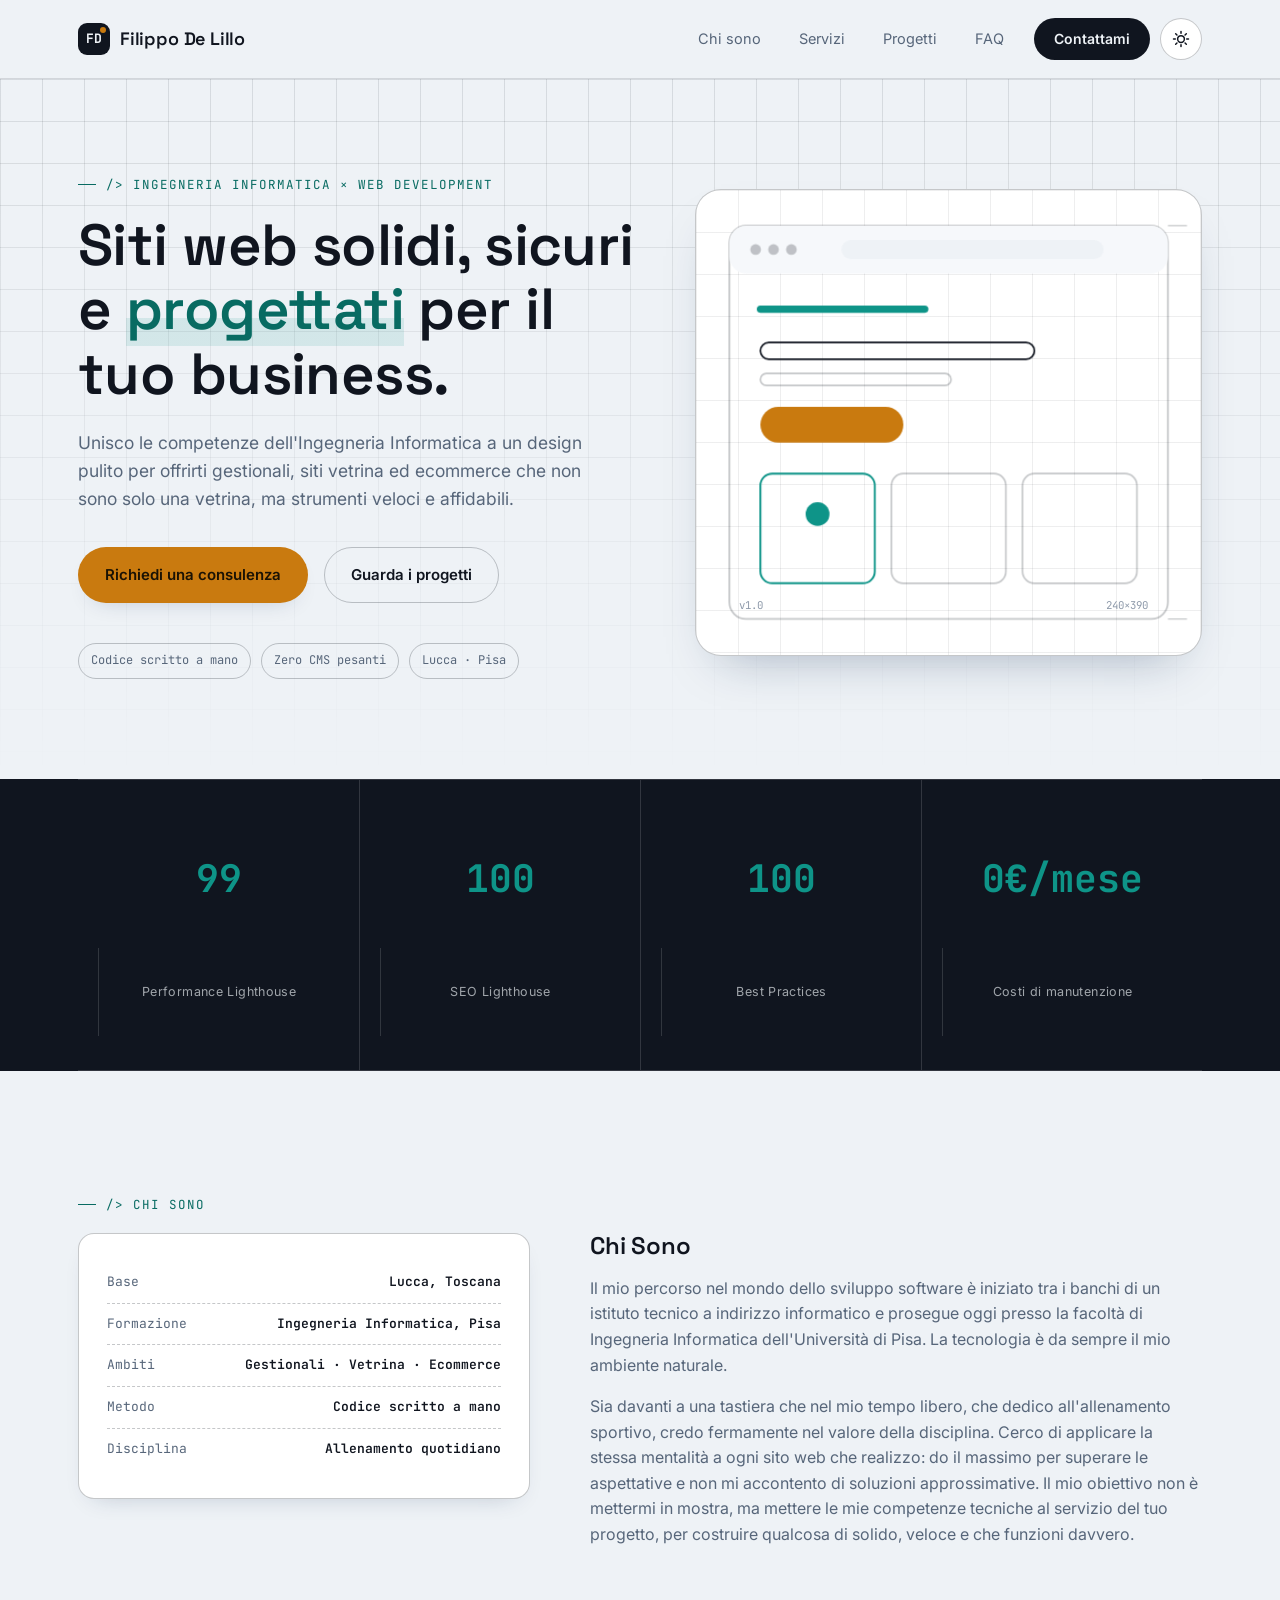
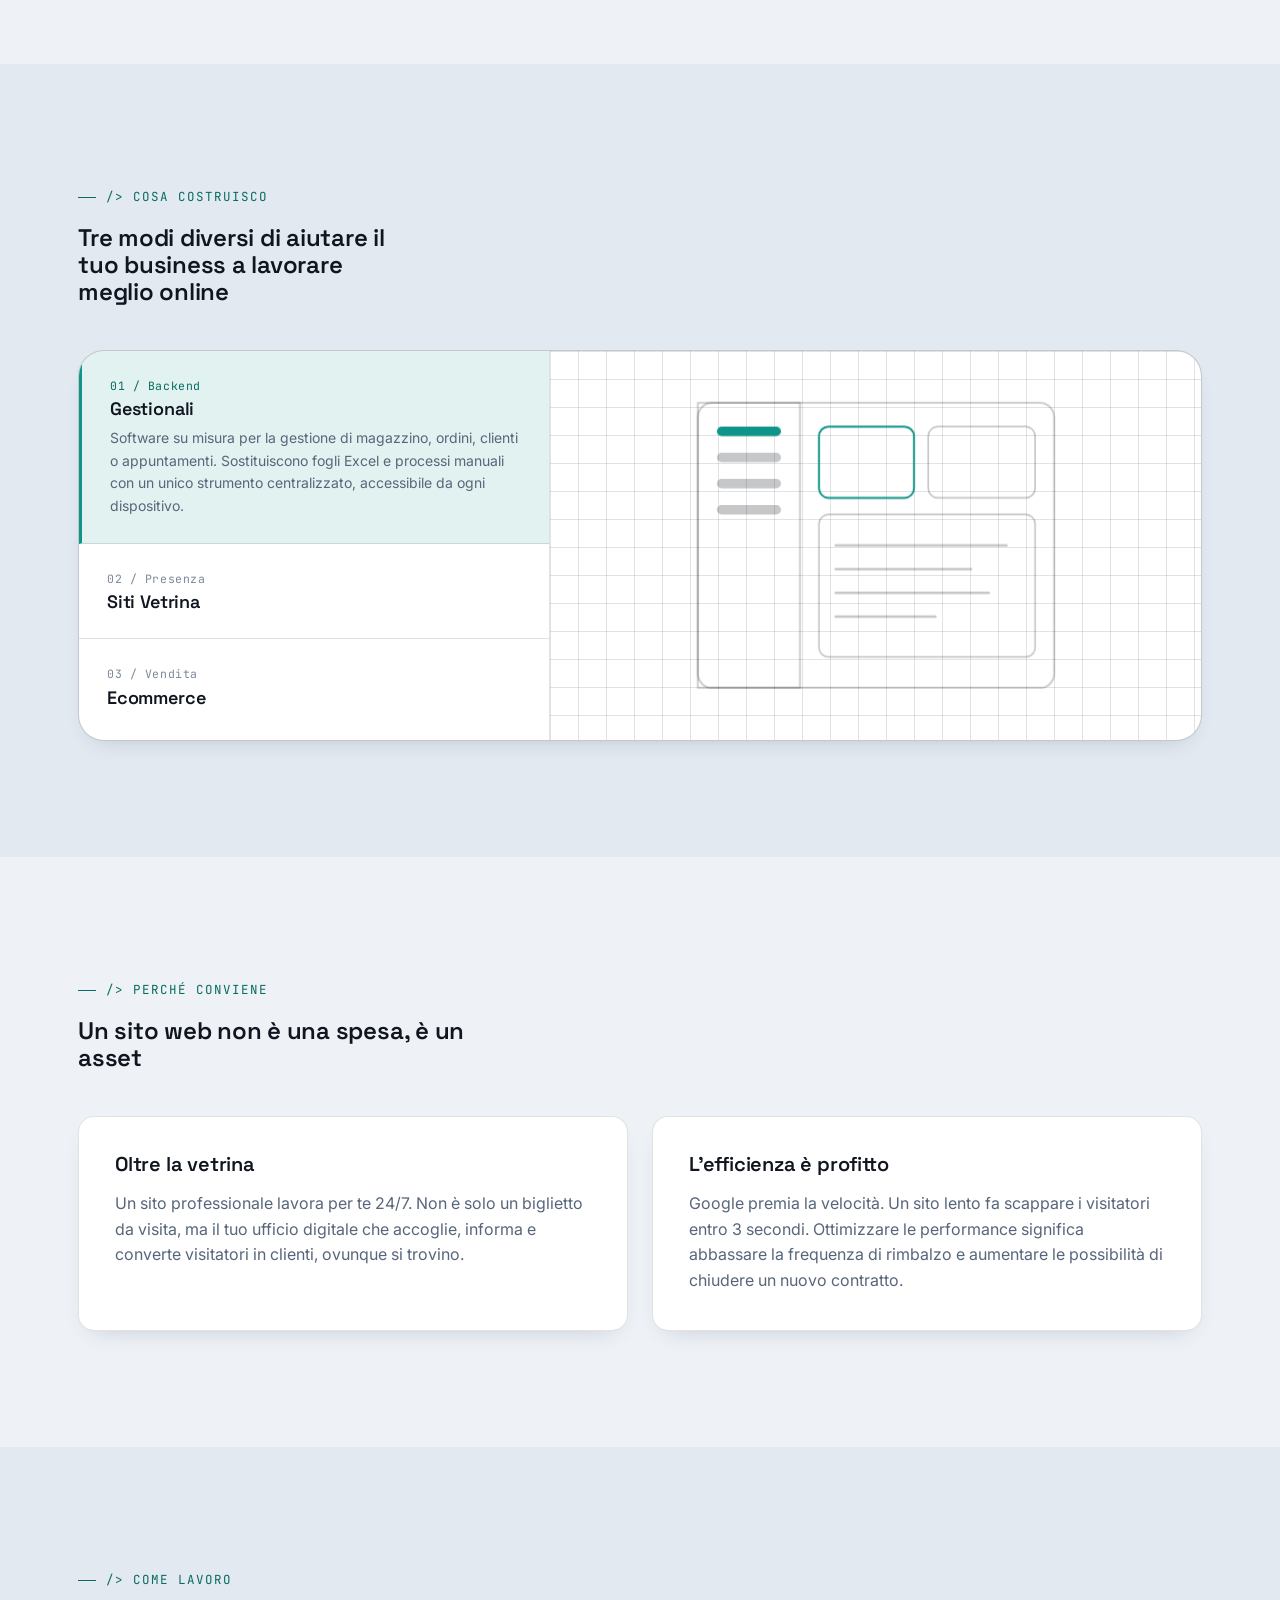
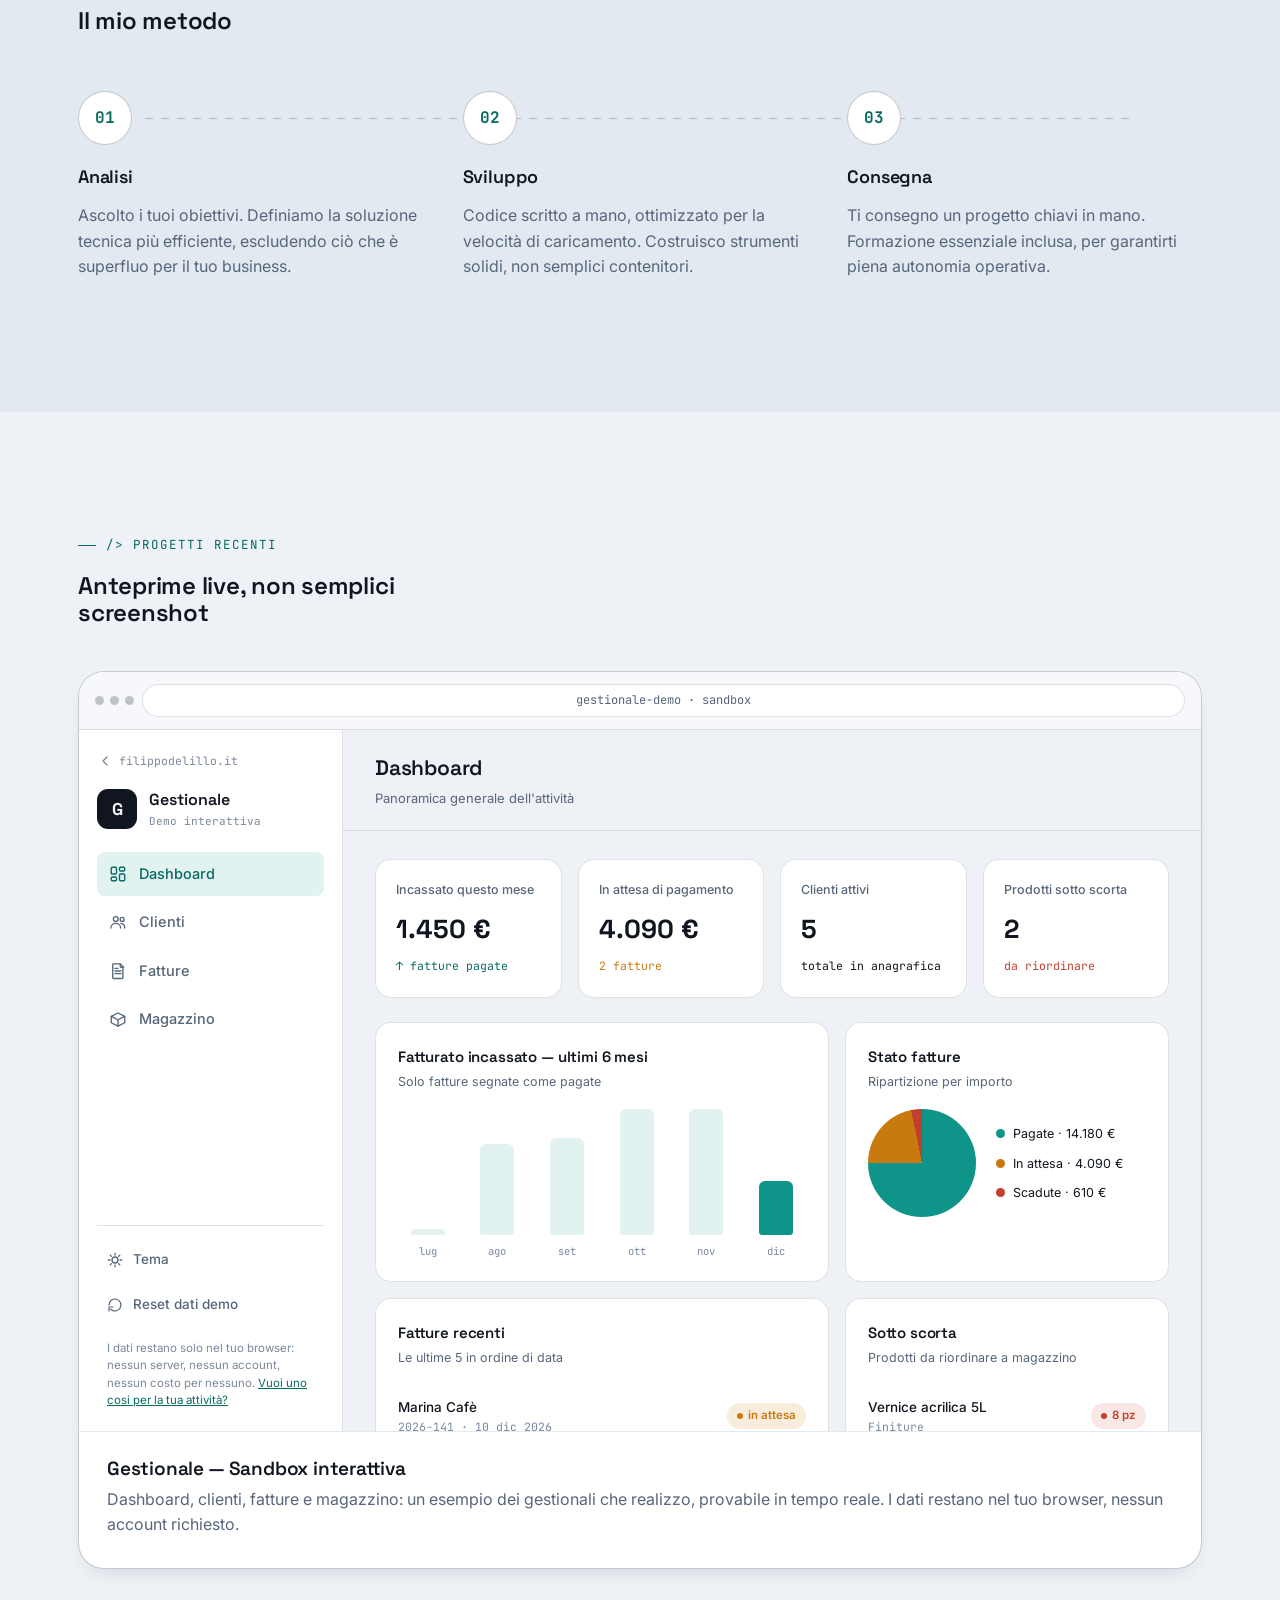
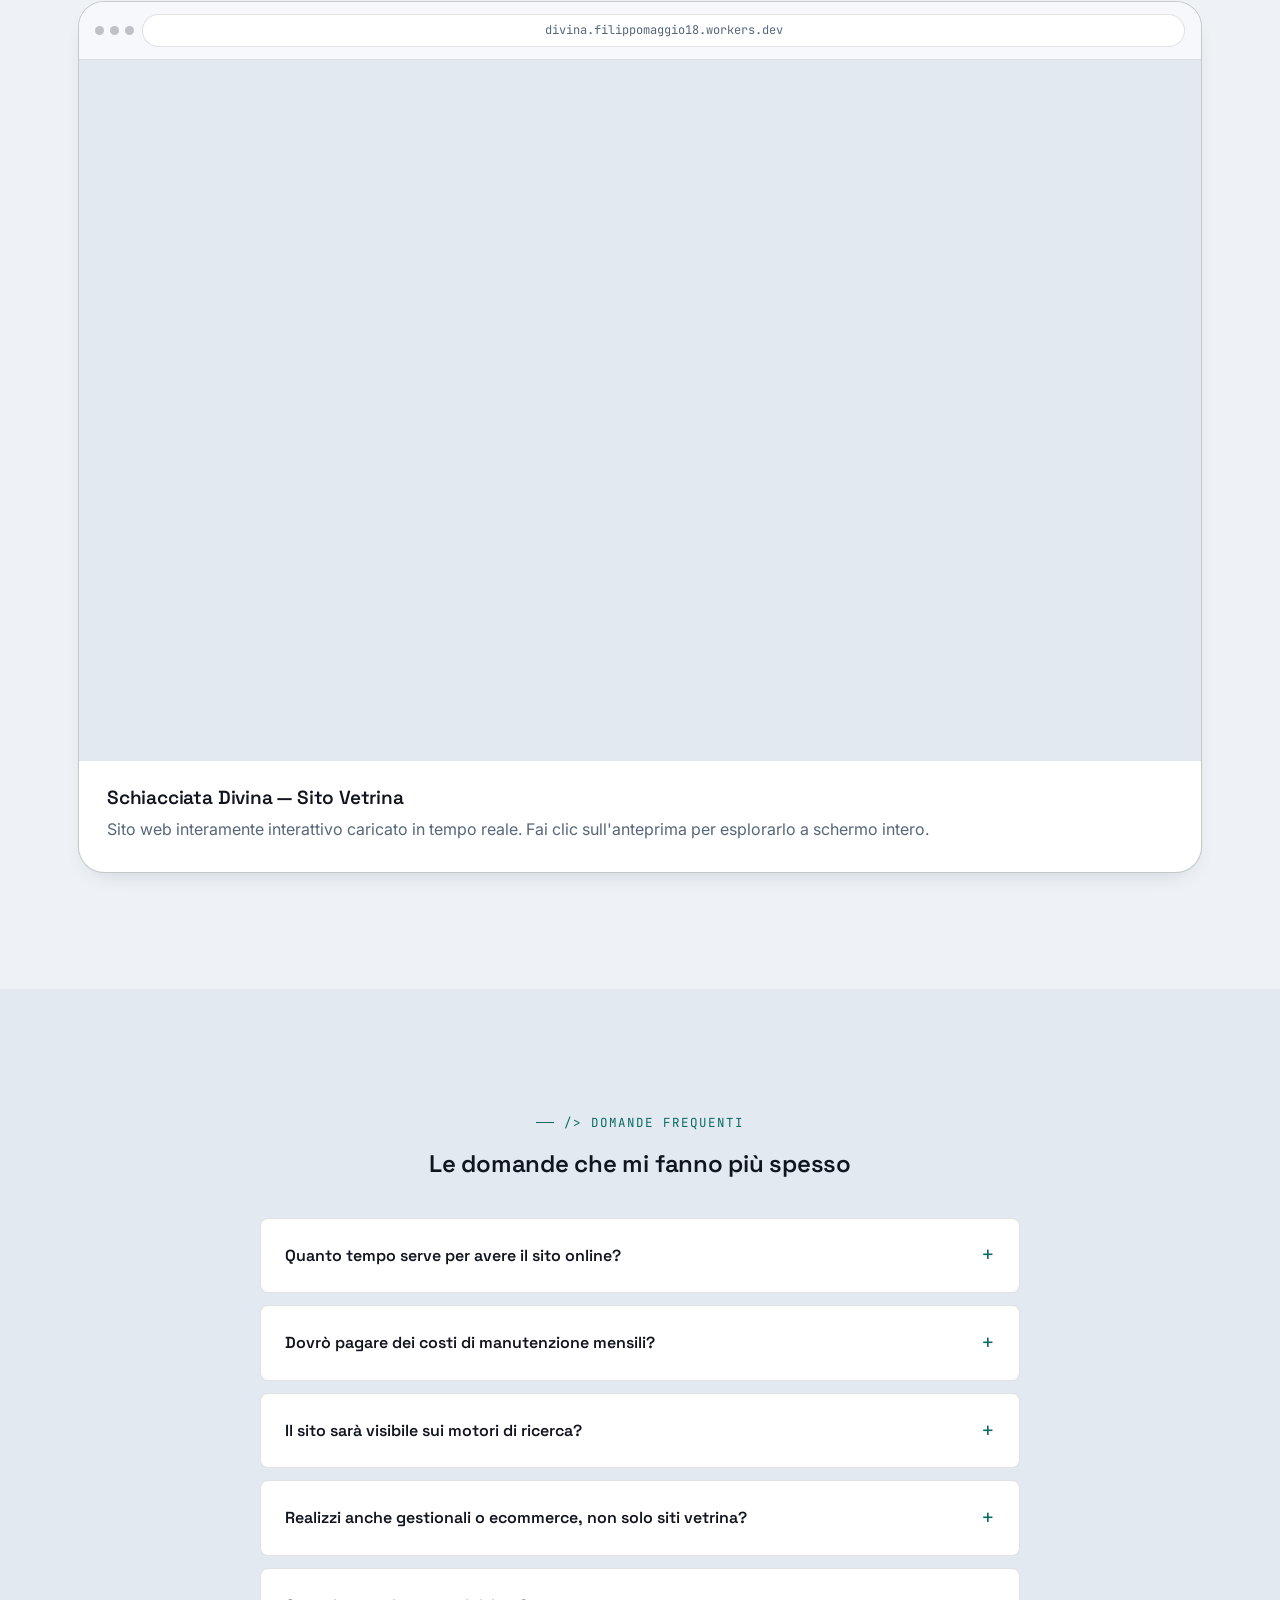
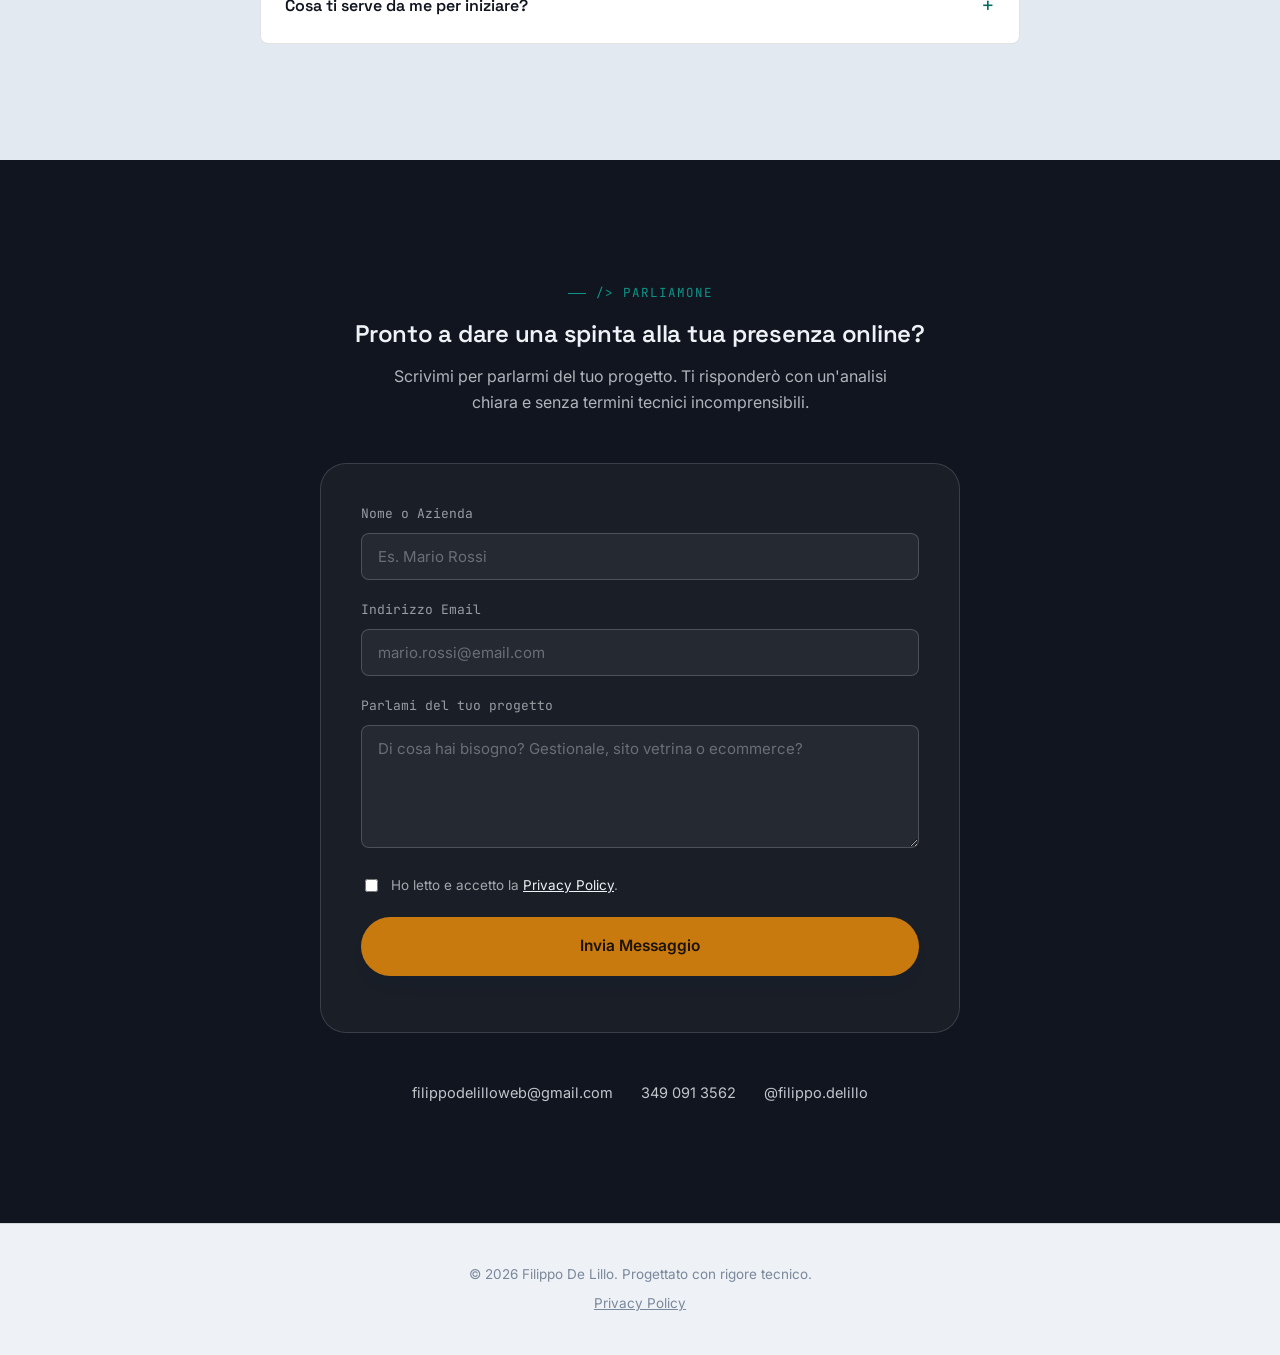
<file: index.html>
<!DOCTYPE html>
<html lang="it">
<head>
    <meta charset="UTF-8">
    <meta name="viewport" content="width=device-width, initial-scale=1.0">
    <title>Filippo De Lillo | Sviluppo Web su misura — Gestionali, Siti Vetrina, Ecommerce</title>
    <meta name="description" content="Sviluppatore web freelance a Lucca. Realizzo gestionali, siti vetrina ed ecommerce veloci, sicuri e su misura, uniendo le competenze dell'Ingegneria Informatica a un design pulito.">

    <link rel="preconnect" href="https://fonts.googleapis.com">
    <link rel="preconnect" href="https://fonts.gstatic.com" crossorigin>
    <link href="https://fonts.googleapis.com/css2?family=Space+Grotesk:wght@500;600;700&family=Inter:wght@400;500;600;700&family=JetBrains+Mono:wght@400;500;700&display=swap" rel="stylesheet">

    <link rel="stylesheet" href="style.css">

    <link rel="icon" type="image/svg+xml" href="favicon.svg">
    <link rel="icon" type="image/png" href="favicon.png">
    <link rel="apple-touch-icon" href="apple-touch-icon.png">

    <meta property="og:title" content="Filippo De Lillo | Sviluppatore Web — Gestionali, Vetrina, Ecommerce">
    <meta property="og:description" content="Realizzazione di gestionali, siti vetrina ed ecommerce performanti e su misura.">
    <meta property="og:type" content="website">
    <meta property="og:url" content="https://filippodelillo.it/">
    <meta property="og:image" content="https://filippodelillo.it/anteprima.png">
    <meta name="twitter:card" content="summary_large_image">

    <!-- Canonical URL -->
    <link rel="canonical" href="https://filippodelillo.it/">

    <!-- Dati Strutturati Schema.org -->
    <script type="application/ld+json">
    {
      "@context": "https://schema.org",
      "@type": "ProfessionalService",
      "name": "Filippo De Lillo",
      "url": "https://filippodelillo.it/",
      "description": "Sviluppatore web freelance a Lucca. Realizzo gestionali, siti vetrina ed ecommerce veloci, sicuri e su misura.",
      "address": {
        "@type": "PostalAddress",
        "postalCode": "55100",
        "addressLocality": "Lucca",
        "addressRegion": "Toscana",
        "addressCountry": "IT"
      }
    }
    </script>
</head>
<body>

    <!-- Intestazione -->
    <header>
        <div class="container">
            <a href="#" class="logo" aria-label="Torna in cima alla pagina">
                <span class="mark" aria-hidden="true">FD</span>
                Filippo De Lillo
            </a>
            <nav id="main-nav">
                <ul class="nav-links">
                    <li><a href="#chi-sono">Chi sono</a></li>
                    <li><a href="#servizi">Servizi</a></li>
                    <li><a href="#portfolio">Progetti</a></li>
                    <li><a href="#faq">FAQ</a></li>
                </ul>
                <div class="nav-actions">
                    <a href="#contatti" class="nav-cta">Contattami</a>
                    <button id="theme-toggle" aria-label="Cambia tema chiaro/scuro">
                        <svg class="icon-light" viewBox="0 0 24 24" fill="none" stroke="currentColor" stroke-width="2" stroke-linecap="round"><circle cx="12" cy="12" r="4.5"/><path d="M12 2v2.4M12 19.6V22M4.9 4.9l1.7 1.7M17.4 17.4l1.7 1.7M2 12h2.4M19.6 12H22M4.9 19.1l1.7-1.7M17.4 6.6l1.7-1.7"/></svg>
                        <svg class="icon-dark" viewBox="0 0 24 24" fill="none" stroke="currentColor" stroke-width="2" stroke-linecap="round"><path d="M20 14.5A8.5 8.5 0 1 1 9.5 4a6.8 6.8 0 0 0 10.5 10.5Z"/></svg>
                    </button>
                </div>
            </nav>
            <button class="menu-toggle" id="menu-toggle" aria-label="Apri il menu" aria-expanded="false"><span></span></button>
        </div>
    </header>

<main>
    <!-- Sezione Hero -->
    <section id="hero">
        <div class="blueprint-grid" aria-hidden="true"></div>
        <div class="container">
            <div class="hero-copy">
                <span class="eyebrow">/&gt; Ingegneria Informatica × Web Development</span>
                <h1>Siti web solidi, sicuri e <em>progettati</em> per il tuo business.</h1>
                <p class="lead">Unisco le competenze dell'Ingegneria Informatica a un design pulito per offrirti gestionali, siti vetrina ed ecommerce che non sono solo una vetrina, ma strumenti veloci e affidabili.</p>
                <div class="btn-row">
                    <a href="#contatti" class="btn">Richiedi una consulenza</a>
                    <a href="#portfolio" class="btn btn-ghost">Guarda i progetti</a>
                </div>
                <div class="badge-row" aria-hidden="true">
                    <span>Codice scritto a mano</span>
                    <span>Zero CMS pesanti</span>
                    <span>Lucca · Pisa</span>
                </div>
            </div>

            <div class="hero-panel" role="img" aria-label="Schema tecnico animato di un'interfaccia web in costruzione">
                <div class="blueprint-grid" aria-hidden="true"></div>
                <svg viewBox="0 0 420 390" fill="none" xmlns="http://www.w3.org/2000/svg">
                    <!-- browser frame -->
                    <rect class="pop" x="26" y="30" width="368" height="330" rx="14" stroke="var(--line-strong)" stroke-width="1.5"/>
                    <rect class="pop" x="26" y="30" width="368" height="40" rx="14" fill="var(--panel-2)"/>
                    <circle class="pop" cx="48" cy="50" r="4.5" fill="var(--line-strong)"/>
                    <circle class="pop" cx="63" cy="50" r="4.5" fill="var(--line-strong)"/>
                    <circle class="pop" cx="78" cy="50" r="4.5" fill="var(--line-strong)"/>
                    <rect class="pop" x="120" y="42" width="220" height="16" rx="8" fill="var(--bg)"/>

                    <!-- nav lines -->
                    <path pathLength="200" class="draw draw-2" d="M52 100 H 190" stroke="var(--teal)" stroke-width="6" stroke-linecap="round"/>

                    <!-- headline block -->
                    <rect class="pop pop-2" x="52" y="128" width="230" height="14" rx="7" stroke="var(--ink)" stroke-width="1.4"/>
                    <rect class="pop pop-2" x="52" y="154" width="160" height="10" rx="5" stroke="var(--line-strong)" stroke-width="1.4"/>

                    <!-- button -->
                    <rect class="pop" x="52" y="182" width="120" height="30" rx="15" fill="var(--amber)"/>

                    <!-- card grid -->
                    <rect class="pop pop-3" x="52" y="238" width="96" height="92" rx="10" stroke="var(--teal)" stroke-width="1.6"/>
                    <rect class="pop pop-3" x="162" y="238" width="96" height="92" rx="10" stroke="var(--line-strong)" stroke-width="1.4"/>
                    <rect class="pop pop-3" x="272" y="238" width="96" height="92" rx="10" stroke="var(--line-strong)" stroke-width="1.4"/>
                    <circle class="pop" cx="100" cy="272" r="10" fill="var(--teal)" opacity="0.85"/>

                    <!-- coordinate ticks -->
                    <g class="draw-4" font-family="var(--font-mono)" font-size="9" fill="var(--muted-2)" opacity="0.85">
                        <text x="342" y="352">240×390</text>
                        <text x="34" y="352">v1.0</text>
                    </g>
                    <path pathLength="200" class="draw draw-4" d="M394 30 L 410 30 M 394 360 L 410 360" stroke="var(--line-strong)" stroke-width="1"/>
                </svg>
            </div>
        </div>
    </section>

    <!-- Stat strip -->
    <section class="bg-dark" aria-label="Risultati misurati con Google Lighthouse">
        <div class="container">
            <div class="stat-strip">
                <div>
                    <div class="num"><span data-count="99" data-suffix="">0</span></div>
                    <div class="label">Performance Lighthouse</div>
                </div>
                <div>
                    <div class="num"><span data-count="100" data-suffix="">0</span></div>
                    <div class="label">SEO Lighthouse</div>
                </div>
                <div>
                    <div class="num"><span data-count="100" data-suffix="">0</span></div>
                    <div class="label">Best Practices</div>
                </div>
                <div>
                    <div class="num"><span data-count="0" data-suffix="€/mese">0€/mese</span></div>
                    <div class="label">Costi di manutenzione</div>
                </div>
            </div>
        </div>
    </section>

    <!-- Chi Sono -->
    <section id="chi-sono" class="section-padding">
        <div class="container">
            <span class="eyebrow hidden-scroll">/&gt; Chi sono</span>
            <div class="about-grid">
                <div class="about-figure hidden-scroll">
                    <div class="row"><span>Base</span><strong>Lucca, Toscana</strong></div>
                    <div class="row"><span>Formazione</span><strong>Ingegneria Informatica, Pisa</strong></div>
                    <div class="row"><span>Ambiti</span><strong>Gestionali · Vetrina · Ecommerce</strong></div>
                    <div class="row"><span>Metodo</span><strong>Codice scritto a mano</strong></div>
                    <div class="row"><span>Disciplina</span><strong>Allenamento quotidiano</strong></div>
                </div>
                <div class="about-text hidden-scroll">
                    <h2>Chi Sono</h2>
                    <p>Il mio percorso nel mondo dello sviluppo software è iniziato tra i banchi di un istituto tecnico a indirizzo informatico e prosegue oggi presso la facoltà di Ingegneria Informatica dell'Università di Pisa. La tecnologia è da sempre il mio ambiente naturale.</p>
                    <p>Sia davanti a una tastiera che nel mio tempo libero, che dedico all'allenamento sportivo, credo fermamente nel valore della disciplina. Cerco di applicare la stessa mentalità a ogni sito web che realizzo: do il massimo per superare le aspettative e non mi accontento di soluzioni approssimative. Il mio obiettivo non è mettermi in mostra, ma mettere le mie competenze tecniche al servizio del tuo progetto, per costruire qualcosa di solido, veloce e che funzioni davvero.</p>
                </div>
            </div>
        </div>
    </section>

    <!-- Servizi -->
    <section id="servizi" class="section-padding bg-light">
        <div class="container">
            <span class="eyebrow hidden-scroll">/&gt; Cosa costruisco</span>
            <h2 class="hidden-scroll" style="max-width: 20ch; margin-bottom: 44px;">Tre modi diversi di aiutare il tuo business a lavorare meglio online</h2>

            <div class="service-switch hidden-scroll">
                <div class="service-tabs" role="tablist" aria-label="Tipologie di progetto">
                    <button class="service-tab active" data-service="gestionali" role="tab" aria-selected="true">
                        <span class="tag">01 / Backend</span>
                        <h3>Gestionali</h3>
                        <p>Software su misura per la gestione di magazzino, ordini, clienti o appuntamenti. Sostituiscono fogli Excel e processi manuali con un unico strumento centralizzato, accessibile da ogni dispositivo.</p>
                    </button>
                    <button class="service-tab" data-service="vetrina" role="tab" aria-selected="false">
                        <span class="tag">02 / Presenza</span>
                        <h3>Siti Vetrina</h3>
                        <p>Il biglietto da visita digitale della tua attività: veloce, chiaro, ottimizzato per Google. Racconta chi sei e cosa offri, guidando il visitatore verso un contatto o una richiesta.</p>
                    </button>
                    <button class="service-tab" data-service="ecommerce" role="tab" aria-selected="false">
                        <span class="tag">03 / Vendita</span>
                        <h3>Ecommerce</h3>
                        <p>Il tuo negozio aperto 24/7. Catalogo prodotti, carrello e pagamenti integrati in una struttura pensata per convertire i visitatori in clienti, senza rallentamenti.</p>
                    </button>
                </div>
                <div class="service-visual" id="service-visual">
                    <svg viewBox="0 0 320 260" fill="none" xmlns="http://www.w3.org/2000/svg">
                        <rect class="pop" x="10" y="10" width="300" height="240" rx="12" stroke="var(--line-strong)" stroke-width="1.5"/>
                        <rect class="pop" x="10" y="10" width="86" height="240" stroke="var(--line-strong)" stroke-width="1.4"/>
                        <rect class="fade" x="26" y="30" width="54" height="8" rx="4" fill="var(--teal)"/>
                        <rect class="fade" x="26" y="52" width="54" height="8" rx="4" fill="var(--line-strong)"/>
                        <rect class="fade" x="26" y="74" width="54" height="8" rx="4" fill="var(--line-strong)"/>
                        <rect class="fade" x="26" y="96" width="54" height="8" rx="4" fill="var(--line-strong)"/>
                        <rect class="pop" x="112" y="30" width="80" height="60" rx="8" stroke="var(--teal)" stroke-width="1.6"/>
                        <rect class="pop" x="204" y="30" width="90" height="60" rx="8" stroke="var(--line-strong)" stroke-width="1.4"/>
                        <rect class="pop" x="112" y="104" width="182" height="120" rx="8" stroke="var(--line-strong)" stroke-width="1.4"/>
                        <path class="fade" d="M126 130 H270 M126 150 H240 M126 170 H255 M126 190 H210" stroke="var(--line-strong)" stroke-width="2" stroke-linecap="round"/>
                    </svg>
                </div>
            </div>
        </div>
    </section>

    <!-- Templates nascosti per i diagrammi dei servizi -->
    <template id="visual-gestionali">
        <svg viewBox="0 0 320 260" fill="none" xmlns="http://www.w3.org/2000/svg">
            <rect class="pop" x="10" y="10" width="300" height="240" rx="12" stroke="var(--line-strong)" stroke-width="1.5"/>
            <rect class="pop" x="10" y="10" width="86" height="240" stroke="var(--line-strong)" stroke-width="1.4"/>
            <rect class="fade" x="26" y="30" width="54" height="8" rx="4" fill="var(--teal)"/>
            <rect class="fade" x="26" y="52" width="54" height="8" rx="4" fill="var(--line-strong)"/>
            <rect class="fade" x="26" y="74" width="54" height="8" rx="4" fill="var(--line-strong)"/>
            <rect class="fade" x="26" y="96" width="54" height="8" rx="4" fill="var(--line-strong)"/>
            <rect class="pop" x="112" y="30" width="80" height="60" rx="8" stroke="var(--teal)" stroke-width="1.6"/>
            <rect class="pop" x="204" y="30" width="90" height="60" rx="8" stroke="var(--line-strong)" stroke-width="1.4"/>
            <rect class="pop" x="112" y="104" width="182" height="120" rx="8" stroke="var(--line-strong)" stroke-width="1.4"/>
            <path class="fade" d="M126 130 H270 M126 150 H240 M126 170 H255 M126 190 H210" stroke="var(--line-strong)" stroke-width="2" stroke-linecap="round"/>
        </svg>
    </template>
    <template id="visual-vetrina">
        <svg viewBox="0 0 320 260" fill="none" xmlns="http://www.w3.org/2000/svg">
            <rect class="pop" x="10" y="10" width="300" height="240" rx="12" stroke="var(--line-strong)" stroke-width="1.5"/>
            <rect class="pop" x="26" y="26" width="268" height="70" rx="8" stroke="var(--teal)" stroke-width="1.6"/>
            <rect class="fade" x="42" y="46" width="120" height="10" rx="5" fill="var(--ink)" opacity="0.55"/>
            <rect class="fade" x="42" y="64" width="80" height="8" rx="4" fill="var(--line-strong)"/>
            <rect class="fade" x="230" y="50" width="48" height="20" rx="10" fill="var(--amber)"/>
            <rect class="pop" x="26" y="112" width="82" height="82" rx="8" stroke="var(--line-strong)" stroke-width="1.4"/>
            <rect class="pop" x="119" y="112" width="82" height="82" rx="8" stroke="var(--line-strong)" stroke-width="1.4"/>
            <rect class="pop" x="212" y="112" width="82" height="82" rx="8" stroke="var(--line-strong)" stroke-width="1.4"/>
            <path class="fade" d="M26 214 H294" stroke="var(--line-strong)" stroke-width="1" stroke-dasharray="3 5"/>
            <circle class="fade" cx="160" cy="230" r="4" fill="var(--teal)"/>
        </svg>
    </template>
    <template id="visual-ecommerce">
        <svg viewBox="0 0 320 260" fill="none" xmlns="http://www.w3.org/2000/svg">
            <rect class="pop" x="10" y="10" width="300" height="240" rx="12" stroke="var(--line-strong)" stroke-width="1.5"/>
            <rect class="pop" x="26" y="26" width="82" height="82" rx="8" stroke="var(--teal)" stroke-width="1.6"/>
            <rect class="pop" x="119" y="26" width="82" height="82" rx="8" stroke="var(--line-strong)" stroke-width="1.4"/>
            <rect class="pop" x="212" y="26" width="82" height="82" rx="8" stroke="var(--line-strong)" stroke-width="1.4"/>
            <rect class="fade" x="34" y="94" width="34" height="7" rx="3.5" fill="var(--line-strong)"/>
            <rect class="fade" x="127" y="94" width="34" height="7" rx="3.5" fill="var(--line-strong)"/>
            <rect class="fade" x="220" y="94" width="34" height="7" rx="3.5" fill="var(--line-strong)"/>
            <rect class="pop" x="26" y="130" width="268" height="100" rx="8" stroke="var(--line-strong)" stroke-width="1.4"/>
            <circle class="fade" cx="52" cy="156" r="10" fill="var(--amber)" opacity="0.9"/>
            <path class="fade" d="M74 156 H 250 M74 178 H 220 M74 200 H 190" stroke="var(--line-strong)" stroke-width="2" stroke-linecap="round"/>
            <rect class="fade" x="212" y="196" width="60" height="22" rx="11" fill="var(--teal)"/>
        </svg>
    </template>

    <!-- Perche -->
    <section id="perche" class="section-padding">
        <div class="container">
            <span class="eyebrow hidden-scroll">/&gt; Perché conviene</span>
            <h2 class="hidden-scroll" style="max-width: 26ch; margin-bottom: 44px;">Un sito web non è una spesa, è un asset</h2>
            <div class="perche-grid">
                <div class="info-card hidden-scroll">
                    <h3>Oltre la vetrina</h3>
                    <p>Un sito professionale lavora per te 24/7. Non è solo un biglietto da visita, ma il tuo ufficio digitale che accoglie, informa e converte visitatori in clienti, ovunque si trovino.</p>
                </div>
                <div class="info-card hidden-scroll">
                    <h3>L'efficienza è profitto</h3>
                    <p>Google premia la velocità. Un sito lento fa scappare i visitatori entro 3 secondi. Ottimizzare le performance significa abbassare la frequenza di rimbalzo e aumentare le possibilità di chiudere un nuovo contratto.</p>
                </div>
            </div>
        </div>
    </section>

    <!-- Metodo -->
    <section id="metodo" class="section-padding bg-light">
        <div class="container">
            <span class="eyebrow hidden-scroll">/&gt; Come lavoro</span>
            <h2 class="hidden-scroll" style="max-width: 20ch; margin-bottom: 56px;">Il mio metodo</h2>
            <div class="timeline">
                <div class="timeline-step hidden-scroll">
                    <div class="idx">01</div>
                    <h3>Analisi</h3>
                    <p>Ascolto i tuoi obiettivi. Definiamo la soluzione tecnica più efficiente, escludendo ciò che è superfluo per il tuo business.</p>
                </div>
                <div class="timeline-step hidden-scroll">
                    <div class="idx">02</div>
                    <h3>Sviluppo</h3>
                    <p>Codice scritto a mano, ottimizzato per la velocità di caricamento. Costruisco strumenti solidi, non semplici contenitori.</p>
                </div>
                <div class="timeline-step hidden-scroll">
                    <div class="idx">03</div>
                    <h3>Consegna</h3>
                    <p>Ti consegno un progetto chiavi in mano. Formazione essenziale inclusa, per garantirti piena autonomia operativa.</p>
                </div>
            </div>
        </div>
    </section>

    <!-- Portfolio -->
    <section id="portfolio" class="section-padding">
        <div class="container">
            <span class="eyebrow hidden-scroll">/&gt; Progetti recenti</span>
            <h2 class="hidden-scroll" style="max-width: 22ch; margin-bottom: 44px;">Anteprime live, non semplici screenshot</h2>

            <div class="portfolio-grid">
                <div class="portfolio-card hidden-scroll">
                    <div class="browser-chrome" aria-hidden="true">
                        <div class="dots"><span></span><span></span><span></span></div>
                        <div class="url">gestionale-demo · sandbox</div>
                    </div>
                    <div class="portfolio-preview">
                        <iframe src="sandbox/index.html" title="Sandbox interattiva: Gestionale demo" loading="lazy"></iframe>
                        <a href="sandbox/index.html" target="_blank" rel="noopener noreferrer" class="portfolio-overlay" aria-label="Apri la sandbox interattiva del gestionale a schermo intero">
                            <span>Prova la demo interattiva ↗</span>
                        </a>
                    </div>
                    <div class="portfolio-info">
                        <h3>Gestionale — Sandbox interattiva</h3>
                        <p>Dashboard, clienti, fatture e magazzino: un esempio dei gestionali che realizzo, provabile in tempo reale. I dati restano nel tuo browser, nessun account richiesto.</p>
                    </div>
                </div>
                <div class="portfolio-card hidden-scroll">
                    <div class="browser-chrome" aria-hidden="true">
                        <div class="dots"><span></span><span></span><span></span></div>
                        <div class="url">divina.filippomaggio18.workers.dev</div>
                    </div>
                    <div class="portfolio-preview">
                        <iframe src="https://divina.filippomaggio18.workers.dev/" title="Anteprima Live: Schiacciata Divina" loading="lazy"></iframe>
                        <a href="https://divina.filippomaggio18.workers.dev/" target="_blank" rel="noopener noreferrer" class="portfolio-overlay" aria-label="Visita il sito completo di Schiacciata Divina">
                            <span>Apri sito live ↗</span>
                        </a>
                    </div>
                    <div class="portfolio-info">
                        <h3>Schiacciata Divina — Sito Vetrina</h3>
                        <p>Sito web interamente interattivo caricato in tempo reale. Fai clic sull'anteprima per esplorarlo a schermo intero.</p>
                    </div>
                </div>
            </div>
        </div>
    </section>

    <!-- FAQ -->
    <section id="faq" class="section-padding bg-light">
        <div class="container">
            <span class="eyebrow hidden-scroll text-center" style="justify-content:center; width:100%;">/&gt; Domande frequenti</span>
            <h2 class="hidden-scroll text-center" style="margin-bottom: 40px;">Le domande che mi fanno più spesso</h2>
            <div class="faq-container">
                <details class="faq-item hidden-scroll">
                    <summary>Quanto tempo serve per avere il sito online?</summary>
                    <p>Dipende dalla complessità del progetto. Per un sito professionale o un portfolio, solitamente servono dalle 2 alle 3 settimane. Il mio obiettivo è consegnare un prodotto ottimizzato e curato nei dettagli, senza affrettare i tempi a discapito della qualità.</p>
                </details>
                <details class="faq-item hidden-scroll">
                    <summary>Dovrò pagare dei costi di manutenzione mensili?</summary>
                    <p>No. Sviluppando siti in puro codice senza piattaforme pesanti (come WordPress), il tuo sito non richiederà continui aggiornamenti di plugin per non "rompersi". I tuoi unici costi fissi saranno il dominio e lo spazio server (hosting), solitamente poche decine di euro all'anno.</p>
                </details>
                <details class="faq-item hidden-scroll">
                    <summary>Il sito sarà visibile sui motori di ricerca?</summary>
                    <p>Assolutamente sì. Il codice pulito e i tempi di caricamento istantanei sono i fattori che Google premia di più. Consegno il sito con una struttura SEO-friendly già ottimizzata per facilitare l'indicizzazione.</p>
                </details>
                <details class="faq-item hidden-scroll">
                    <summary>Realizzi anche gestionali o ecommerce, non solo siti vetrina?</summary>
                    <p>Sì. Oltre ai siti vetrina realizzo gestionali su misura per la gestione interna della tua attività ed ecommerce completi di catalogo, carrello e pagamenti, calibrati sulle esigenze reali del tuo business.</p>
                </details>
                <details class="faq-item hidden-scroll">
                    <summary>Cosa ti serve da me per iniziare?</summary>
                    <p>Basta una chiacchierata iniziale. Capiremo insieme i tuoi obiettivi, il tuo pubblico e i servizi che offri. Una volta decisi i testi e le immagini di base, mi occuperò io di tutta l'infrastruttura tecnica.</p>
                </details>
            </div>
        </div>
    </section>

    <!-- Contatti -->
    <section id="contatti" class="section-padding bg-dark">
        <div class="container">
            <div class="text-center">
                <span class="eyebrow" style="justify-content:center; width:100%;">/&gt; Parliamone</span>
                <h2>Pronto a dare una spinta alla tua presenza online?</h2>
                <p>Scrivimi per parlarmi del tuo progetto. Ti risponderò con un'analisi chiara e senza termini tecnici incomprensibili.</p>
            </div>

            <div class="form-container hidden-scroll">
                <form action="https://formspree.io/f/mpqgdwjz" method="POST" class="contact-form" id="contact-form">

                    <div class="form-group">
                        <label for="nome">Nome o Azienda</label>
                        <input type="text" id="nome" name="nome" required placeholder="Es. Mario Rossi">
                    </div>

                    <div class="form-group">
                        <label for="email">Indirizzo Email</label>
                        <input type="email" id="email" name="email" required placeholder="mario.rossi@email.com">
                    </div>

                    <div class="form-group">
                        <label for="messaggio">Parlami del tuo progetto</label>
                        <textarea id="messaggio" name="messaggio" rows="5" required placeholder="Di cosa hai bisogno? Gestionale, sito vetrina o ecommerce?"></textarea>
                    </div>

                    <div class="form-group checkbox-group">
                        <input type="checkbox" id="privacy" name="privacy" required>
                        <label for="privacy">
                            Ho letto e accetto la <a href="privacy.html" target="_blank">Privacy Policy</a>.
                        </label>
                    </div>

                    <button type="submit" class="btn btn-submit">Invia Messaggio</button>
                    <p id="form-status" style="text-align: center; margin-top: 15px; font-weight: 500;"></p>
                </form>
            </div>

            <div class="contact-links">
                <a href="mailto:filippodelilloweb@gmail.com">filippodelilloweb@gmail.com</a>
                <a href="tel:+393490913562">349 091 3562</a>
                <a href="https://instagram.com/filippo.delillo" target="_blank" rel="noopener">@filippo.delillo</a>
            </div>
        </div>
    </section>
</main>

    <!-- Footer -->
    <footer>
        <div class="container footer-inner">
            <p>&copy; 2026 Filippo De Lillo. Progettato con rigore tecnico.</p>
            <p><a href="privacy.html" style="text-decoration: underline;">Privacy Policy</a></p>
        </div>
    </footer>

    <script src="script.js"></script>

    <!-- Cloudflare Web Analytics -->
    <script defer src='https://static.cloudflareinsights.com/beacon.min.js' data-cf-beacon='{"token": "2273468af0ad4e859ba8ec145fa02609"}'></script>
    <!-- End Cloudflare Web Analytics -->
</body>
</html>
</file>
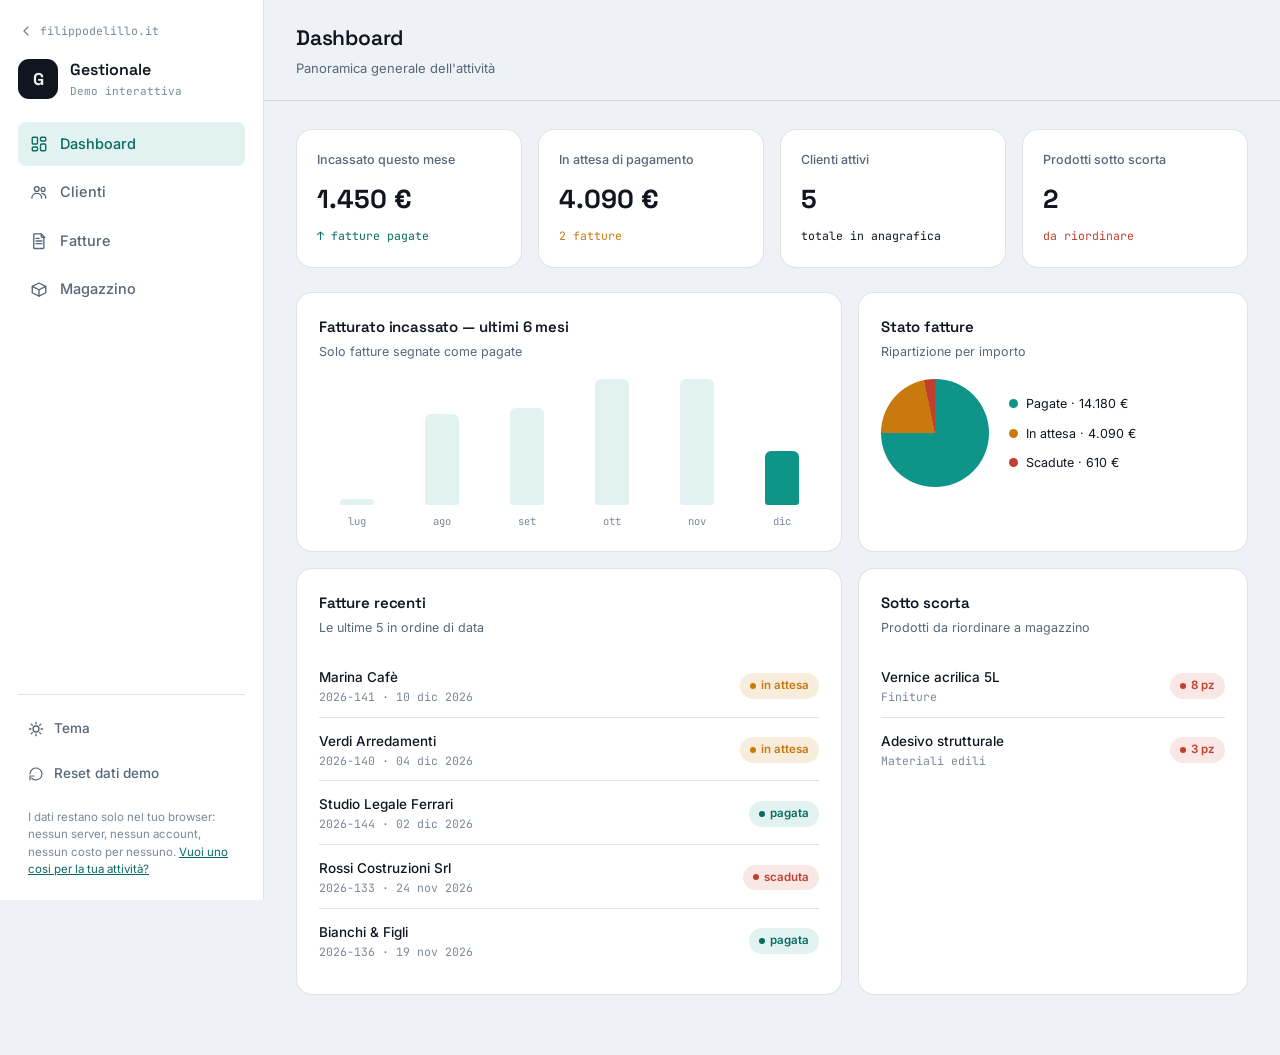
<file: sandbox/index.html>
<!DOCTYPE html>
<html lang="it">
<head>
<meta charset="UTF-8">
<meta name="viewport" content="width=device-width, initial-scale=1.0">
<title>Gestionale — Demo interattiva | Filippo De Lillo</title>
<meta name="description" content="Demo interattiva di un gestionale: dashboard, clienti, fatture e magazzino. Tutti i dati restano nel tuo browser.">
<meta name="robots" content="noindex, follow">

<link rel="preconnect" href="https://fonts.googleapis.com">
<link rel="preconnect" href="https://fonts.gstatic.com" crossorigin>
<link href="https://fonts.googleapis.com/css2?family=Space+Grotesk:wght@500;600;700&family=Inter:wght@400;500;600;700&family=JetBrains+Mono:wght@400;500;700&display=swap" rel="stylesheet">

<link rel="stylesheet" href="style.css">
<link rel="icon" type="image/svg+xml" href="../favicon.svg">
</head>
<body>

<div class="app-shell">

  <!-- Sidebar -->
  <aside class="sidebar" id="sidebar">
    <div class="sidebar-top">
      <a href="../index.html#portfolio" class="back-link" aria-label="Torna al sito">
        <svg viewBox="0 0 24 24" fill="none" stroke="currentColor" stroke-width="2" stroke-linecap="round" stroke-linejoin="round" width="16" height="16"><path d="M15 18l-6-6 6-6"/></svg>
        filippodelillo.it
      </a>
      <div class="brand">
        <span class="brand-mark" aria-hidden="true">G</span>
        <div>
          <div class="brand-name">Gestionale</div>
          <div class="brand-sub">Demo interattiva</div>
        </div>
      </div>
    </div>

    <nav class="nav-views" aria-label="Sezioni gestionale">
      <button class="nav-item active" data-view="dashboard">
        <svg viewBox="0 0 24 24" fill="none" stroke="currentColor" stroke-width="1.8" stroke-linecap="round" stroke-linejoin="round"><rect x="3" y="3" width="7" height="9" rx="1.5"/><rect x="14" y="3" width="7" height="5" rx="1.5"/><rect x="14" y="12" width="7" height="9" rx="1.5"/><rect x="3" y="16" width="7" height="5" rx="1.5"/></svg>
        Dashboard
      </button>
      <button class="nav-item" data-view="clienti">
        <svg viewBox="0 0 24 24" fill="none" stroke="currentColor" stroke-width="1.8" stroke-linecap="round" stroke-linejoin="round"><circle cx="9" cy="8" r="3.2"/><path d="M2.5 20c0-3.6 2.9-6.2 6.5-6.2s6.5 2.6 6.5 6.2"/><circle cx="17.5" cy="8.5" r="2.6"/><path d="M15.8 13.9c2.9.4 5.2 2.7 5.2 6.1"/></svg>
        Clienti
      </button>
      <button class="nav-item" data-view="fatture">
        <svg viewBox="0 0 24 24" fill="none" stroke="currentColor" stroke-width="1.8" stroke-linecap="round" stroke-linejoin="round"><path d="M6 2.5h9l3.5 3.5V21a1 1 0 0 1-1 1H6a1 1 0 0 1-1-1V3.5a1 1 0 0 1 1-1Z"/><path d="M15 2.5V6a1 1 0 0 0 1 1h3.5"/><path d="M8 12h8M8 15.5h8M8 8.5h4"/></svg>
        Fatture
      </button>
      <button class="nav-item" data-view="magazzino">
        <svg viewBox="0 0 24 24" fill="none" stroke="currentColor" stroke-width="1.8" stroke-linecap="round" stroke-linejoin="round"><path d="M3 8.5 12 4l9 4.5-9 4.5-9-4.5Z"/><path d="M3 8.5V17l9 4.5 9-4.5V8.5"/><path d="M12 13v8.5"/></svg>
        Magazzino
      </button>
    </nav>

    <div class="sidebar-bottom">
      <button id="theme-toggle" class="icon-btn" aria-label="Cambia tema chiaro/scuro">
        <svg class="icon-light" viewBox="0 0 24 24" fill="none" stroke="currentColor" stroke-width="2" stroke-linecap="round"><circle cx="12" cy="12" r="4.5"/><path d="M12 2v2.4M12 19.6V22M4.9 4.9l1.7 1.7M17.4 17.4l1.7 1.7M2 12h2.4M19.6 12H22M4.9 19.1l1.7-1.7M17.4 6.6l1.7-1.7"/></svg>
        <svg class="icon-dark" viewBox="0 0 24 24" fill="none" stroke="currentColor" stroke-width="2" stroke-linecap="round"><path d="M20 14.5A8.5 8.5 0 1 1 9.5 4a6.8 6.8 0 0 0 10.5 10.5Z"/></svg>
        <span>Tema</span>
      </button>
      <button id="reset-data" class="icon-btn">
        <svg viewBox="0 0 24 24" fill="none" stroke="currentColor" stroke-width="1.8" stroke-linecap="round" stroke-linejoin="round"><path d="M3 12a9 9 0 1 1 2.6 6.35"/><path d="M3 21v-6h6"/></svg>
        <span>Reset dati demo</span>
      </button>
      <p class="privacy-note">I dati restano solo nel tuo browser: nessun server, nessun account, nessun costo per nessuno. <a href="../index.html#contatti">Vuoi uno cosi per la tua attivit&agrave;?</a></p>
    </div>
  </aside>

  <!-- Main -->
  <div class="main-col">
    <header class="topbar">
      <button class="menu-toggle" id="mobile-menu-toggle" aria-label="Apri menu sezioni"><span></span></button>
      <div class="topbar-title">
        <h1 id="view-title">Dashboard</h1>
        <p id="view-sub">Panoramica generale dell'attivit&agrave;</p>
      </div>
      <button class="btn-primary" id="topbar-action">
        <svg viewBox="0 0 24 24" fill="none" stroke="currentColor" stroke-width="2.2" stroke-linecap="round"><path d="M12 5v14M5 12h14"/></svg>
        <span id="topbar-action-label">Nuovo cliente</span>
      </button>
    </header>

    <main id="view-container" class="view-container"></main>
  </div>
</div>

<div class="mobile-nav-scrim" id="mobile-scrim"></div>

<!-- Modal -->
<div class="modal-overlay" id="modal-overlay">
  <div class="modal" role="dialog" aria-modal="true" id="modal">
    <div class="modal-head">
      <h2 id="modal-title">Titolo</h2>
      <button class="icon-btn-plain" id="modal-close" aria-label="Chiudi">
        <svg viewBox="0 0 24 24" fill="none" stroke="currentColor" stroke-width="2" stroke-linecap="round"><path d="M6 6l12 12M18 6L6 18"/></svg>
      </button>
    </div>
    <form id="modal-form" class="modal-form"></form>
  </div>
</div>

<!-- Toast -->
<div class="toast" id="toast"></div>

<script src="script.js"></script>
</body>
</html>
</file>
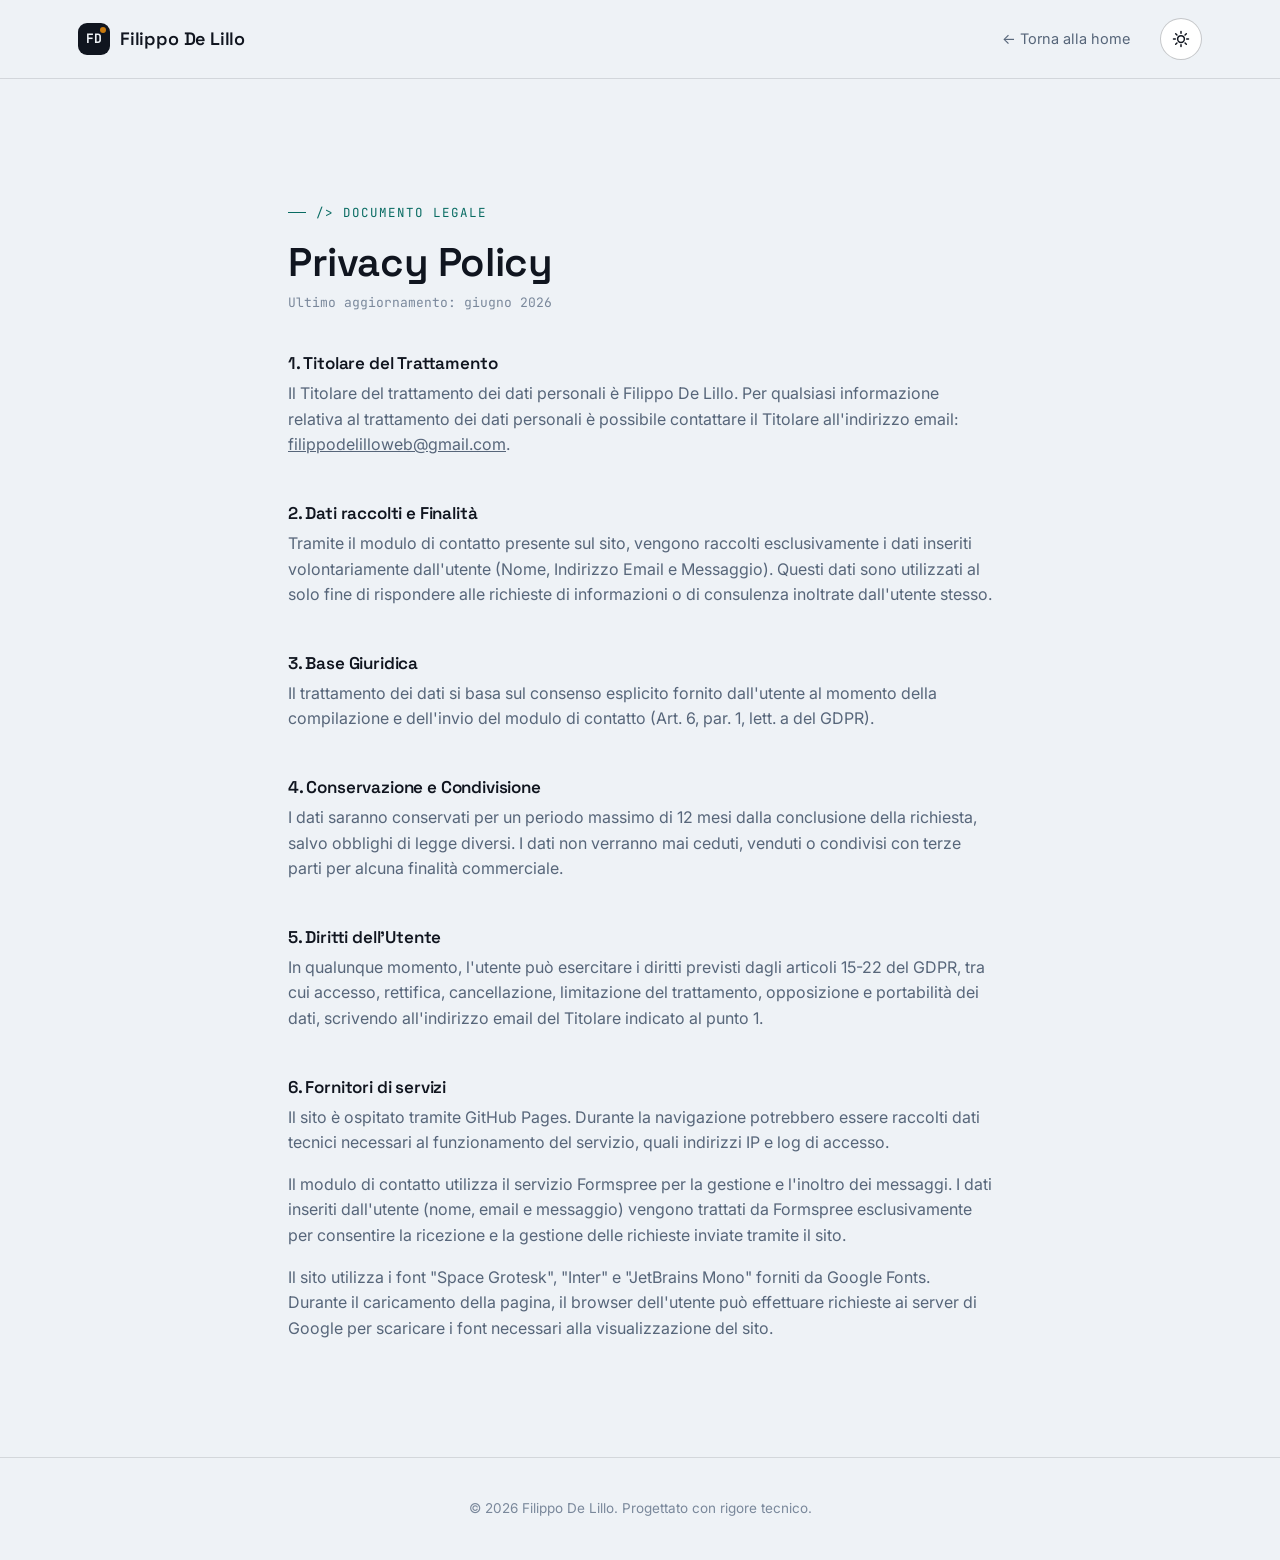
<file: privacy.html>
<!DOCTYPE html>
<html lang="it">
<head>
    <meta charset="UTF-8">
    <meta name="viewport" content="width=device-width, initial-scale=1.0">
    <title>Privacy Policy | Filippo De Lillo</title>
    <meta name="robots" content="noindex, follow">
    <link rel="preconnect" href="https://fonts.googleapis.com">
    <link rel="preconnect" href="https://fonts.gstatic.com" crossorigin>
    <link href="https://fonts.googleapis.com/css2?family=Space+Grotesk:wght@500;600;700&family=Inter:wght@400;500;600;700&family=JetBrains+Mono:wght@400;500;700&display=swap" rel="stylesheet">
    <link rel="stylesheet" href="style.css">
    <link rel="icon" type="image/svg+xml" href="favicon.svg">
    <link rel="icon" type="image/png" href="favicon.png">
</head>
<body>

    <header>
        <div class="container">
            <a href="index.html" class="logo">
                <span class="mark" aria-hidden="true">FD</span>
                Filippo De Lillo
            </a>
            <nav id="main-nav">
                <ul class="nav-links">
                    <li><a href="index.html">← Torna alla home</a></li>
                </ul>
                <div class="nav-actions">
                    <button id="theme-toggle" aria-label="Cambia tema chiaro/scuro">
                        <svg class="icon-light" viewBox="0 0 24 24" fill="none" stroke="currentColor" stroke-width="2" stroke-linecap="round"><circle cx="12" cy="12" r="4.5"/><path d="M12 2v2.4M12 19.6V22M4.9 4.9l1.7 1.7M17.4 17.4l1.7 1.7M2 12h2.4M19.6 12H22M4.9 19.1l1.7-1.7M17.4 6.6l1.7-1.7"/></svg>
                        <svg class="icon-dark" viewBox="0 0 24 24" fill="none" stroke="currentColor" stroke-width="2" stroke-linecap="round"><path d="M20 14.5A8.5 8.5 0 1 1 9.5 4a6.8 6.8 0 0 0 10.5 10.5Z"/></svg>
                    </button>
                </div>
            </nav>
        </div>
    </header>

    <section class="section-padding">
        <div class="container" style="max-width: 760px;">
            <span class="eyebrow">/&gt; Documento legale</span>
            <h1 style="font-size: clamp(28px, 4vw, 40px); margin-bottom: 8px;">Privacy Policy</h1>
            <p style="font-family: var(--font-mono); font-size: 13px; color: var(--muted-2); margin-bottom: 40px;">Ultimo aggiornamento: giugno 2026</p>

            <div style="display:flex; flex-direction:column; gap: 30px;">
                <div>
                    <h3 style="font-size: 17px; margin-bottom: 8px;">1. Titolare del Trattamento</h3>
                    <p>Il Titolare del trattamento dei dati personali è Filippo De Lillo. Per qualsiasi informazione relativa al trattamento dei dati personali è possibile contattare il Titolare all'indirizzo email: <a href="mailto:filippodelilloweb@gmail.com" style="text-decoration: underline;">filippodelilloweb@gmail.com</a>.</p>
                </div>

                <div>
                    <h3 style="font-size: 17px; margin-bottom: 8px;">2. Dati raccolti e Finalità</h3>
                    <p>Tramite il modulo di contatto presente sul sito, vengono raccolti esclusivamente i dati inseriti volontariamente dall'utente (Nome, Indirizzo Email e Messaggio). Questi dati sono utilizzati al solo fine di rispondere alle richieste di informazioni o di consulenza inoltrate dall'utente stesso.</p>
                </div>

                <div>
                    <h3 style="font-size: 17px; margin-bottom: 8px;">3. Base Giuridica</h3>
                    <p>Il trattamento dei dati si basa sul consenso esplicito fornito dall'utente al momento della compilazione e dell'invio del modulo di contatto (Art. 6, par. 1, lett. a del GDPR).</p>
                </div>

                <div>
                    <h3 style="font-size: 17px; margin-bottom: 8px;">4. Conservazione e Condivisione</h3>
                    <p>I dati saranno conservati per un periodo massimo di 12 mesi dalla conclusione della richiesta, salvo obblighi di legge diversi. I dati non verranno mai ceduti, venduti o condivisi con terze parti per alcuna finalità commerciale.</p>
                </div>

                <div>
                    <h3 style="font-size: 17px; margin-bottom: 8px;">5. Diritti dell'Utente</h3>
                    <p>In qualunque momento, l'utente può esercitare i diritti previsti dagli articoli 15-22 del GDPR, tra cui accesso, rettifica, cancellazione, limitazione del trattamento, opposizione e portabilità dei dati, scrivendo all'indirizzo email del Titolare indicato al punto 1.</p>
                </div>

                <div>
                    <h3 style="font-size: 17px; margin-bottom: 8px;">6. Fornitori di servizi</h3>
                    <p>Il sito è ospitato tramite GitHub Pages. Durante la navigazione potrebbero essere raccolti dati tecnici necessari al funzionamento del servizio, quali indirizzi IP e log di accesso.</p>
                    <p>Il modulo di contatto utilizza il servizio Formspree per la gestione e l'inoltro dei messaggi. I dati inseriti dall'utente (nome, email e messaggio) vengono trattati da Formspree esclusivamente per consentire la ricezione e la gestione delle richieste inviate tramite il sito.</p>
                    <p style="margin-bottom:0;">Il sito utilizza i font "Space Grotesk", "Inter" e "JetBrains Mono" forniti da Google Fonts. Durante il caricamento della pagina, il browser dell'utente può effettuare richieste ai server di Google per scaricare i font necessari alla visualizzazione del sito.</p>
                </div>
            </div>
        </div>
    </section>

    <footer>
        <div class="container footer-inner">
            <p>&copy; 2026 Filippo De Lillo. Progettato con rigore tecnico.</p>
        </div>
    </footer>

    <script src="script.js"></script>
</body>
</html>
</file>
<file: style.css>
/* ==========================================================================
   Filippo De Lillo — Web Developer
   Design system: "Blueprint" — disegno tecnico di giorno (Paper) e
   cianotipo di notte (Dark). Stessa identità blu in entrambi i temi.
   ========================================================================== */

:root {
  --bg: #EEF2F6;
  --bg-soft: #E3E9F1;
  --panel: #FFFFFF;
  --panel-2: #F6F8FB;
  --ink: #10151F;
  --muted: #57667A;
  --muted-2: #7A889B;
  --line: rgba(16, 21, 31, 0.12);
  --line-strong: rgba(16, 21, 31, 0.24);
  --teal: #0E9488;
  --teal-ink: #086b62;
  --teal-soft: rgba(14, 148, 136, 0.12);
  --amber: #C97A0F;
  --amber-soft: rgba(201, 122, 15, 0.14);
  --ink-on-amber: #1a1204;
  --danger: #C13F2E;
  --success: #0E9488;

  --radius-sm: 8px;
  --radius-md: 16px;
  --radius-lg: 26px;
  --shadow: 0 24px 48px -26px rgba(15, 42, 82, 0.35);
  --shadow-sm: 0 10px 24px -16px rgba(15, 42, 82, 0.3);

  --font-display: "Space Grotesk", "Inter", sans-serif;
  --font-body: "Inter", sans-serif;
  --font-mono: "JetBrains Mono", "SFMono-Regular", Menlo, monospace;

  --container: 1180px;
  --ease: cubic-bezier(.22, .61, .36, 1);
}

[data-theme="dark"] {
  --bg: #0A2040;
  --bg-soft: #0E2A50;
  --panel: #123362;
  --panel-2: #0F2A54;
  --ink: #EAF2FF;
  --muted: #A9BBD6;
  --muted-2: #86A5C6;
  --line: rgba(234, 242, 255, 0.14);
  --line-strong: rgba(234, 242, 255, 0.28);
  --teal: #57DFCC;
  --teal-ink: #57DFCC;
  --teal-soft: rgba(87, 223, 204, 0.14);
  --amber: #F5B94A;
  --amber-soft: rgba(245, 185, 74, 0.16);
  --ink-on-amber: #1c1404;
  --shadow: 0 24px 55px -20px rgba(0, 5, 20, 0.6);
  --shadow-sm: 0 12px 28px -16px rgba(0, 5, 20, 0.55);
}

/* ---------------------------------- Reset --------------------------------- */
* { box-sizing: border-box; }
html { scroll-behavior: smooth; }
body {
  margin: 0;
  background: var(--bg);
  color: var(--ink);
  font-family: var(--font-body);
  font-size: 16px;
  line-height: 1.6;
  -webkit-font-smoothing: antialiased;
  transition: background-color .4s var(--ease), color .4s var(--ease);
}
img { max-width: 100%; display: block; }
a { color: inherit; text-decoration: none; }
ul { list-style: none; margin: 0; padding: 0; }
button { font: inherit; cursor: pointer; }
h1, h2, h3, h4 {
  font-family: var(--font-display);
  font-weight: 600;
  line-height: 1.12;
  letter-spacing: -0.01em;
  margin: 0 0 16px;
}
p { margin: 0 0 16px; color: var(--muted); }
::selection { background: var(--teal); color: #fff; }

@media (prefers-reduced-motion: reduce) {
  html { scroll-behavior: auto; }
  *, *::before, *::after {
    animation-duration: 0.001ms !important;
    animation-iteration-count: 1 !important;
    transition-duration: 0.001ms !important;
    scroll-behavior: auto !important;
  }
}

:focus-visible {
  outline: 2px solid var(--teal);
  outline-offset: 3px;
  border-radius: 4px;
}

/* ------------------------------- Utilities -------------------------------- */
.container {
  max-width: var(--container);
  margin: 0 auto;
  padding: 0 28px;
}
.section-padding { padding: 116px 0; }
.text-center { text-align: center; }
.bg-light { background: var(--bg-soft); }
.bg-dark {
  background: var(--ink);
  color: var(--bg);
}
[data-theme="dark"] .bg-dark { background: #051230; }

.eyebrow {
  display: inline-flex;
  align-items: center;
  gap: 10px;
  font-family: var(--font-mono);
  font-size: 12.5px;
  letter-spacing: 0.08em;
  text-transform: uppercase;
  color: var(--teal-ink);
  margin-bottom: 18px;
}
.eyebrow::before {
  content: "";
  width: 18px;
  height: 1px;
  background: currentColor;
}
.bg-dark .eyebrow { color: var(--teal); }

/* Blueprint grid backdrop */
.blueprint-grid {
  position: absolute;
  inset: 0;
  background-image:
    linear-gradient(var(--line) 1px, transparent 1px),
    linear-gradient(90deg, var(--line) 1px, transparent 1px);
  background-size: 42px 42px;
  -webkit-mask-image: linear-gradient(180deg, rgba(0,0,0,0.9), rgba(0,0,0,0));
  mask-image: linear-gradient(180deg, rgba(0,0,0,0.9), rgba(0,0,0,0));
  pointer-events: none;
}

/* Buttons */
.btn {
  display: inline-flex;
  align-items: center;
  gap: 10px;
  padding: 15px 26px;
  border-radius: 999px;
  background: var(--amber);
  color: var(--ink-on-amber);
  font-weight: 600;
  font-size: 15px;
  border: 1px solid transparent;
  transition: transform .35s var(--ease), box-shadow .35s var(--ease), background .3s;
  box-shadow: var(--shadow-sm);
}
.btn:hover { transform: translateY(-3px); box-shadow: var(--shadow); }
.btn:active { transform: translateY(-1px); }
.btn-ghost {
  background: transparent;
  color: var(--ink);
  border: 1px solid var(--line-strong);
  box-shadow: none;
}
.btn-ghost:hover { border-color: var(--teal); color: var(--teal-ink); background: var(--teal-soft); }
.bg-dark .btn-ghost { color: var(--bg); border-color: rgba(255,255,255,0.24); }
.bg-dark .btn-ghost:hover { color: var(--teal); border-color: var(--teal); }

.btn-row { display: flex; gap: 16px; flex-wrap: wrap; align-items: center; }

/* Scroll reveal */
.hidden-scroll { opacity: 0; transform: translateY(28px); transition: opacity .7s var(--ease), transform .7s var(--ease); }
.hidden-scroll.show-scroll { opacity: 1; transform: translateY(0); }
.stagger > * { transition-delay: calc(var(--i, 0) * 90ms); }

/* ---------------------------------- Header -------------------------------- */
header {
  position: sticky;
  top: 0;
  z-index: 100;
  background: color-mix(in srgb, var(--bg) 82%, transparent);
  backdrop-filter: blur(14px) saturate(140%);
  -webkit-backdrop-filter: blur(14px) saturate(140%);
  border-bottom: 1px solid var(--line);
}
header .container {
  display: flex;
  align-items: center;
  justify-content: space-between;
  height: 78px;
}
.logo {
  display: flex;
  align-items: center;
  gap: 10px;
  font-family: var(--font-display);
  font-weight: 600;
  font-size: 18px;
  letter-spacing: -0.01em;
}
.logo .mark {
  width: 32px; height: 32px;
  border-radius: 9px;
  background: var(--ink);
  color: var(--bg);
  display: flex; align-items: center; justify-content: center;
  font-family: var(--font-mono);
  font-size: 13px;
  font-weight: 700;
  position: relative;
  overflow: hidden;
}
.logo .mark::after {
  content: "";
  position: absolute;
  width: 6px; height: 6px;
  background: var(--amber);
  border-radius: 50%;
  top: 4px; right: 4px;
}
[data-theme="dark"] .logo .mark { background: var(--teal); color: #04231f; }

nav { display: flex; align-items: center; gap: 8px; }
.nav-links { display: flex; align-items: center; gap: 6px; }
.nav-links a {
  padding: 9px 16px;
  border-radius: 999px;
  font-size: 14.5px;
  color: var(--muted);
  transition: color .25s, background .25s;
}
.nav-links a:hover { color: var(--ink); background: var(--panel-2); }

.nav-actions { display: flex; align-items: center; gap: 10px; margin-left: 6px; }

#theme-toggle {
  width: 42px; height: 42px;
  border-radius: 50%;
  border: 1px solid var(--line-strong);
  background: var(--panel);
  color: var(--ink);
  display: flex; align-items: center; justify-content: center;
  transition: border-color .25s, transform .3s var(--ease);
}
#theme-toggle:hover { border-color: var(--teal); transform: rotate(14deg); }
#theme-toggle svg { width: 18px; height: 18px; }
.icon-dark { display: none; }
[data-theme="dark"] .icon-light { display: none; }
[data-theme="dark"] .icon-dark { display: block; }

.nav-cta {
  padding: 10px 20px;
  border-radius: 999px;
  background: var(--ink);
  color: var(--bg);
  font-size: 14px;
  font-weight: 600;
  transition: transform .3s var(--ease), background .3s;
}
.nav-cta:hover { transform: translateY(-2px); background: var(--teal); color: #04231f; }

.menu-toggle {
  display: none;
  width: 42px; height: 42px;
  border-radius: 50%;
  border: 1px solid var(--line-strong);
  background: var(--panel);
  align-items: center;
  justify-content: center;
}
.menu-toggle span, .menu-toggle span::before, .menu-toggle span::after {
  content: "";
  display: block;
  width: 18px; height: 2px;
  background: var(--ink);
  position: relative;
  transition: transform .3s, opacity .3s;
}
.menu-toggle span::before { position: absolute; top: -6px; }
.menu-toggle span::after { position: absolute; top: 6px; }
.menu-toggle.open span { background: transparent; }
.menu-toggle.open span::before { transform: translateY(6px) rotate(45deg); }
.menu-toggle.open span::after { transform: translateY(-6px) rotate(-45deg); }

/* ----------------------------------- Hero --------------------------------- */
#hero {
  position: relative;
  overflow: hidden;
  padding: 88px 0 100px;
}
#hero .container {
  display: grid;
  grid-template-columns: 1.05fr 0.95fr;
  gap: 56px;
  align-items: center;
  position: relative;
  z-index: 1;
}
#hero h1 {
  font-size: clamp(34px, 4.6vw, 58px);
  margin-bottom: 22px;
}
#hero h1 em {
  font-style: normal;
  color: var(--teal-ink);
  background: linear-gradient(180deg, transparent 62%, var(--teal-soft) 62%);
}
#hero .lead { font-size: 17.5px; max-width: 46ch; margin-bottom: 34px; }

.badge-row { display: flex; flex-wrap: wrap; gap: 10px; margin-top: 40px; }
.badge-row span {
  font-family: var(--font-mono);
  font-size: 12px;
  padding: 7px 12px;
  border: 1px solid var(--line-strong);
  border-radius: 999px;
  color: var(--muted);
}

.hero-panel {
  position: relative;
  aspect-ratio: 1 / 0.92;
  border-radius: var(--radius-lg);
  border: 1px solid var(--line-strong);
  background: var(--panel);
  box-shadow: var(--shadow);
  overflow: hidden;
}
.hero-panel .blueprint-grid { mask-image: none; -webkit-mask-image: none; opacity: .6; }
.hero-panel svg { position: relative; width: 100%; height: 100%; }

.hero-panel .draw {
  stroke-dasharray: 200;
  stroke-dashoffset: 200;
  animation: draw 1.1s var(--ease) forwards;
}
.hero-panel .draw-2 { animation-delay: .5s; }
.hero-panel .draw-3 { animation-delay: .75s; }
.hero-panel .draw-4 { animation-delay: 1.4s; }
.hero-panel .pop {
  opacity: 0;
  transform: scale(.85) translateY(6px);
  transform-origin: center;
  animation: pop .55s var(--ease) forwards;
  animation-delay: .15s;
}
.hero-panel .pop-2 { animation-delay: .55s; }
.hero-panel .pop-3 { animation-delay: .95s; }
.hero-panel .pop-4 { animation-delay: 1.2s; }
@keyframes draw { to { stroke-dashoffset: 0; } }
@keyframes pop { to { opacity: 1; transform: scale(1) translateY(0); } }
@media (prefers-reduced-motion: reduce) {
  .hero-panel .draw { stroke-dashoffset: 0; animation: none; }
  .hero-panel .pop { opacity: 1; transform: none; animation: none; }
}

/* ------------------------------ Stat strip -------------------------------- */
.stat-strip {
  display: grid;
  grid-template-columns: repeat(4, 1fr);
  border-top: 1px solid var(--line);
  border-bottom: 1px solid var(--line);
}
.stat-strip div {
  padding: 34px 20px;
  text-align: center;
  border-left: 1px solid var(--line);
}
.stat-strip div:first-child { border-left: none; }
.stat-strip .num {
  font-family: var(--font-mono);
  font-size: clamp(26px, 3.4vw, 38px);
  font-weight: 700;
  color: var(--teal-ink);
}
.bg-dark .stat-strip .num { color: var(--teal); }
.stat-strip .label {
  font-size: 12.5px;
  letter-spacing: .03em;
  color: var(--muted);
  margin-top: 6px;
}
.bg-dark .stat-strip { border-color: rgba(255,255,255,.14); }
.bg-dark .stat-strip div { border-color: rgba(255,255,255,.14); }
.bg-dark .stat-strip .label { color: rgba(238,242,246,.65); }

/* ------------------------------- Chi sono --------------------------------- */
.about-grid {
  display: grid;
  grid-template-columns: 0.85fr 1.15fr;
  gap: 60px;
  align-items: start;
}
.about-figure {
  border-radius: var(--radius-md);
  border: 1px solid var(--line-strong);
  background: var(--panel);
  padding: 28px;
  font-family: var(--font-mono);
  font-size: 13px;
  color: var(--muted);
  box-shadow: var(--shadow-sm);
}
.about-figure .row { display: flex; justify-content: space-between; padding: 10px 0; border-top: 1px dashed var(--line-strong); }
.about-figure .row:first-child { border-top: none; }
.about-figure .row strong { color: var(--ink); font-weight: 600; }
.about-text p:last-child { margin-bottom: 0; }

/* -------------------------------- Servizi --------------------------------- */
.service-switch {
  display: grid;
  grid-template-columns: 0.42fr 0.58fr;
  gap: 0;
  border: 1px solid var(--line-strong);
  border-radius: var(--radius-lg);
  overflow: hidden;
  background: var(--panel);
  box-shadow: var(--shadow-sm);
}
.service-tabs { border-right: 1px solid var(--line); }
.service-tab {
  width: 100%;
  text-align: left;
  padding: 26px 28px;
  background: transparent;
  border: none;
  border-bottom: 1px solid var(--line);
  display: flex;
  flex-direction: column;
  gap: 4px;
  color: var(--muted);
  transition: background .25s;
}
.service-tab:last-child { border-bottom: none; }
.service-tab .tag {
  font-family: var(--font-mono);
  font-size: 11.5px;
  letter-spacing: .05em;
  color: var(--muted-2);
}
.service-tab h3 { font-size: 18px; margin: 0; color: var(--ink); }
.service-tab p { font-size: 14px; margin: 4px 0 0; display: none; }
.service-tab.active {
  background: var(--teal-soft);
  border-left: 3px solid var(--teal);
}
.service-tab.active .tag { color: var(--teal-ink); }
[data-theme="dark"] .service-tab.active .tag { color: var(--teal); }
.service-tab.active p { display: block; }
.service-tab:hover:not(.active) { background: var(--panel-2); }

.service-visual {
  position: relative;
  padding: 40px;
  display: flex;
  align-items: center;
  justify-content: center;
  background:
    linear-gradient(var(--line) 1px, transparent 1px),
    linear-gradient(90deg, var(--line) 1px, transparent 1px);
  background-size: 28px 28px;
  min-height: 340px;
}
.service-visual svg { width: 100%; max-width: 380px; height: auto; }
.service-visual .draw { stroke-dasharray: 200; stroke-dashoffset: 200; animation: draw .9s var(--ease) forwards; }
.service-visual .pop {
  opacity: 0;
  transform: scale(.88) translateY(4px);
  transform-origin: center;
  animation: pop .5s var(--ease) forwards;
  animation-delay: .1s;
}
.service-visual .fade { opacity: 0; animation: pop .45s var(--ease) forwards; animation-delay: .4s; }
@media (prefers-reduced-motion: reduce) {
  .service-visual .draw { stroke-dashoffset: 0; animation: none; }
  .service-visual .pop, .service-visual .fade { opacity: 1; transform: none; animation: none; }
}

/* -------------------------------- Perché ---------------------------------- */
.perche-grid { display: grid; grid-template-columns: repeat(2, 1fr); gap: 24px; }
.info-card {
  padding: 36px;
  border-radius: var(--radius-md);
  background: var(--panel);
  border: 1px solid var(--line);
  box-shadow: var(--shadow-sm);
  transition: transform .35s var(--ease), border-color .3s;
}
.info-card:hover { transform: translateY(-6px); border-color: var(--teal); }
.info-card h3 { font-size: 20px; }
.info-card p:last-child { margin-bottom: 0; }

/* -------------------------------- Metodo ---------------------------------- */
.timeline { position: relative; display: grid; grid-template-columns: repeat(3, 1fr); gap: 30px; }
.timeline::before {
  content: "";
  position: absolute;
  top: 27px; left: 6%; right: 6%;
  height: 1px;
  background: repeating-linear-gradient(90deg, var(--line-strong) 0 8px, transparent 8px 16px);
}
.timeline-step { position: relative; }
.timeline-step .idx {
  width: 54px; height: 54px;
  border-radius: 50%;
  background: var(--panel);
  border: 1px solid var(--line-strong);
  display: flex; align-items: center; justify-content: center;
  font-family: var(--font-mono);
  font-weight: 700;
  color: var(--teal-ink);
  margin-bottom: 22px;
  position: relative;
  z-index: 1;
}
[data-theme="dark"] .timeline-step .idx { color: var(--teal); }
.timeline-step h3 { font-size: 18px; }

/* ------------------------------- Portfolio -------------------------------- */
.portfolio-grid { display: grid; grid-template-columns: 1fr; gap: 32px; }
.portfolio-card {
  border-radius: var(--radius-lg);
  overflow: hidden;
  border: 1px solid var(--line-strong);
  background: var(--panel);
  box-shadow: var(--shadow-sm);
}
.browser-chrome {
  display: flex;
  align-items: center;
  gap: 8px;
  padding: 12px 16px;
  background: var(--panel-2);
  border-bottom: 1px solid var(--line);
}
.browser-chrome .dots { display: flex; gap: 6px; }
.browser-chrome .dots span { width: 9px; height: 9px; border-radius: 50%; background: var(--line-strong); }
.browser-chrome .url {
  flex: 1;
  font-family: var(--font-mono);
  font-size: 12px;
  color: var(--muted);
  background: var(--panel);
  border: 1px solid var(--line);
  border-radius: 999px;
  padding: 6px 14px;
  text-align: center;
  overflow: hidden;
  text-overflow: ellipsis;
  white-space: nowrap;
}
.portfolio-preview { position: relative; aspect-ratio: 16/10; background: var(--bg-soft); }
.portfolio-preview iframe { width: 100%; height: 100%; border: 0; display: block; }
.portfolio-overlay {
  position: absolute; inset: 0;
  display: flex; align-items: center; justify-content: center;
  background: rgba(10, 20, 40, 0);
  opacity: 0;
  transition: opacity .3s, background .3s;
}
.portfolio-overlay span {
  padding: 12px 22px;
  border-radius: 999px;
  background: var(--amber);
  color: var(--ink-on-amber);
  font-weight: 600;
  font-size: 14px;
  transform: translateY(10px);
  transition: transform .3s var(--ease);
}
.portfolio-preview:hover .portfolio-overlay { opacity: 1; background: rgba(10, 20, 40, .35); }
.portfolio-preview:hover .portfolio-overlay span { transform: translateY(0); }
.portfolio-info { padding: 26px 28px 30px; }
.portfolio-info h3 { font-size: 19px; margin-bottom: 8px; }
.portfolio-info p { margin-bottom: 0; }

/* ----------------------------------- FAQ ----------------------------------- */
.faq-container { max-width: 760px; margin: 0 auto; display: flex; flex-direction: column; gap: 12px; }
.faq-item {
  border: 1px solid var(--line);
  border-radius: var(--radius-sm);
  background: var(--panel);
  padding: 4px 24px;
  transition: border-color .25s;
}
.faq-item[open] { border-color: var(--teal); }
.faq-item summary {
  list-style: none;
  cursor: pointer;
  padding: 20px 30px 20px 0;
  font-weight: 600;
  font-family: var(--font-display);
  font-size: 16px;
  position: relative;
  display: flex;
  align-items: center;
}
.faq-item summary::-webkit-details-marker { display: none; }
.faq-item summary::after {
  content: "+";
  position: absolute;
  right: 0;
  top: 50%;
  transform: translateY(-50%);
  font-size: 22px;
  font-weight: 400;
  color: var(--teal-ink);
  transition: transform .3s var(--ease);
}
[data-theme="dark"] .faq-item summary::after { color: var(--teal); }
.faq-item[open] summary::after { transform: translateY(-50%) rotate(135deg); }
.faq-item p { padding-bottom: 22px; margin: 0; }

/* --------------------------------- Contatti -------------------------------- */
#contatti .eyebrow { color: var(--teal); }
#contatti h2 { color: var(--bg); }
#contatti > .container > .text-center p { color: rgba(238, 242, 246, .72); max-width: 52ch; margin-left: auto; margin-right: auto; }

.form-container { max-width: 640px; margin: 48px auto 0; }
.contact-form {
  background: rgba(255,255,255,0.04);
  border: 1px solid rgba(255,255,255,0.14);
  border-radius: var(--radius-lg);
  padding: 40px;
}
[data-theme="dark"] .contact-form { background: rgba(255,255,255,0.03); }
.form-group { margin-bottom: 20px; }
.form-group label {
  display: block;
  font-size: 13px;
  font-family: var(--font-mono);
  color: rgba(238, 242, 246, .6);
  margin-bottom: 8px;
}
.form-group input[type="text"],
.form-group input[type="email"],
.form-group textarea {
  width: 100%;
  background: rgba(255,255,255,0.05);
  border: 1px solid rgba(255,255,255,0.18);
  border-radius: var(--radius-sm);
  padding: 13px 16px;
  color: var(--bg);
  font-family: var(--font-body);
  font-size: 15px;
  transition: border-color .25s, background .25s;
}
.form-group input::placeholder, .form-group textarea::placeholder { color: rgba(238, 242, 246, .35); }
.form-group input:focus, .form-group textarea:focus {
  outline: none;
  border-color: var(--teal);
  background: rgba(255,255,255,0.08);
}
.checkbox-group { display: flex; align-items: flex-start; gap: 10px; }
.checkbox-group input { margin-top: 4px; }
.checkbox-group label { margin: 0; font-size: 13.5px; font-family: var(--font-body); color: rgba(238,242,246,.65); }
.checkbox-group a { text-decoration: underline; color: var(--bg); }
.btn-submit { width: 100%; justify-content: center; padding: 16px; font-size: 15.5px; }
.contact-form.shake { animation: shake .4s; }
@keyframes shake {
  0%, 100% { transform: translateX(0); }
  20% { transform: translateX(-8px); }
  40% { transform: translateX(8px); }
  60% { transform: translateX(-6px); }
  80% { transform: translateX(6px); }
}
@keyframes fadeIn { from { opacity: 0; } to { opacity: 1; } }

.contact-links { display: flex; flex-wrap: wrap; justify-content: center; gap: 28px; margin-top: 48px; }
.contact-links a {
  display: flex; align-items: center; gap: 8px;
  font-size: 14.5px;
  color: rgba(238,242,246,.8);
  padding-bottom: 2px;
  border-bottom: 1px solid transparent;
  transition: border-color .25s, color .25s;
}
.contact-links a:hover { color: var(--teal); border-color: var(--teal); }

/* ----------------------------------- Footer --------------------------------- */
footer {
  padding: 40px 0;
  border-top: 1px solid var(--line);
}
footer p { margin: 0; font-size: 13.5px; color: var(--muted-2); }
.footer-inner { display: flex; flex-direction: column; align-items: center; gap: 8px; }

/* ----------------------------------- Responsive ------------------------------ */
@media (max-width: 980px) {
  .section-padding { padding: 84px 0; }
  #hero { padding: 60px 0 70px; }
  #hero .container { grid-template-columns: 1fr; }
  .hero-panel { order: -1; aspect-ratio: 16/11; }
  .about-grid { grid-template-columns: 1fr; gap: 36px; }
  .service-switch { grid-template-columns: 1fr; }
  .service-tabs { border-right: none; border-bottom: 1px solid var(--line); display: flex; align-items: flex-start; overflow-x: auto; scroll-snap-type: x proximity; -webkit-overflow-scrolling: touch; }
  .service-tab { border-bottom: none; border-right: 1px solid var(--line); flex: 0 0 auto; width: 78%; scroll-snap-align: start; }
  .service-tab p { display: block; }
  .service-tab.active { border-left: none; border-top: 3px solid var(--teal); }
  .perche-grid { grid-template-columns: 1fr; }
  .timeline { grid-template-columns: 1fr; gap: 36px; }
  .timeline::before { display: none; }
  .stat-strip { grid-template-columns: repeat(2, 1fr); }
  .stat-strip div:nth-child(3) { border-left: none; }
}

@media (max-width: 720px) {
  .nav-links, .nav-cta { display: none; }
  .menu-toggle { display: flex; }
  nav.open .nav-links {
    display: flex;
    flex-direction: column;
    position: absolute;
    top: 78px; left: 0; right: 0;
    background: var(--bg);
    border-bottom: 1px solid var(--line);
    padding: 12px 28px 20px;
    gap: 4px;
  }
  nav.open .nav-links a { padding: 12px 8px; width: 100%; }
  nav.open .nav-cta { display: block; margin: 8px 28px 20px; text-align: center; }
  .container { padding: 0 22px; }
  .logo { font-size: 15px; white-space: nowrap; }
  .contact-form { padding: 26px; }
  .about-figure { font-size: 12px; }
}
</file>
<file: sandbox/style.css>
/* ==========================================================================
   Gestionale — Demo interattiva
   Stessa identita "Blueprint" del sito principale, applicata a un'interfaccia
   operativa: sidebar, dashboard, tabelle, modali.
   ========================================================================== */

:root {
  --bg: #EEF2F6;
  --bg-soft: #E3E9F1;
  --panel: #FFFFFF;
  --panel-2: #F6F8FB;
  --ink: #10151F;
  --muted: #57667A;
  --muted-2: #7A889B;
  --line: rgba(16, 21, 31, 0.12);
  --line-strong: rgba(16, 21, 31, 0.24);
  --teal: #0E9488;
  --teal-ink: #086b62;
  --teal-soft: rgba(14, 148, 136, 0.12);
  --amber: #C97A0F;
  --amber-soft: rgba(201, 122, 15, 0.14);
  --ink-on-amber: #1a1204;
  --danger: #C13F2E;
  --danger-soft: rgba(193, 63, 46, 0.12);
  --success: #0E9488;

  --radius-sm: 8px;
  --radius-md: 16px;
  --radius-lg: 26px;
  --shadow: 0 24px 48px -26px rgba(15, 42, 82, 0.35);
  --shadow-sm: 0 10px 24px -16px rgba(15, 42, 82, 0.3);

  --font-display: "Space Grotesk", "Inter", sans-serif;
  --font-body: "Inter", sans-serif;
  --font-mono: "JetBrains Mono", "SFMono-Regular", Menlo, monospace;

  --ease: cubic-bezier(.22, .61, .36, 1);
  --sidebar-w: 264px;
}

[data-theme="dark"] {
  --bg: #0A2040;
  --bg-soft: #0E2A50;
  --panel: #123362;
  --panel-2: #0F2A54;
  --ink: #EAF2FF;
  --muted: #A9BBD6;
  --muted-2: #86A5C6;
  --line: rgba(234, 242, 255, 0.14);
  --line-strong: rgba(234, 242, 255, 0.28);
  --teal: #57DFCC;
  --teal-ink: #57DFCC;
  --teal-soft: rgba(87, 223, 204, 0.14);
  --amber: #F5B94A;
  --amber-soft: rgba(245, 185, 74, 0.16);
  --ink-on-amber: #1c1404;
  --danger: #FF8A75;
  --danger-soft: rgba(255, 138, 117, 0.14);
  --shadow: 0 24px 55px -20px rgba(0, 5, 20, 0.6);
  --shadow-sm: 0 12px 28px -16px rgba(0, 5, 20, 0.55);
}

* { box-sizing: border-box; }
html { -webkit-text-size-adjust: 100%; }
body {
  margin: 0;
  background: var(--bg);
  color: var(--ink);
  font-family: var(--font-body);
  font-size: 15px;
  line-height: 1.55;
  -webkit-font-smoothing: antialiased;
  transition: background-color .3s var(--ease), color .3s var(--ease);
  overflow-x: hidden;
}
button { font: inherit; cursor: pointer; background: none; border: none; color: inherit; }
input, select { font: inherit; color: inherit; }
h1, h2, h3 { font-family: var(--font-display); font-weight: 600; letter-spacing: -0.01em; margin: 0; }
p { margin: 0; }
::selection { background: var(--teal); color: #06110f; }
:focus-visible { outline: 2px solid var(--teal); outline-offset: 2px; border-radius: 4px; }

/* -------------------------------- Shell -------------------------------- */
.app-shell {
  display: grid;
  grid-template-columns: var(--sidebar-w) 1fr;
  min-height: 100vh;
}

/* ------------------------------- Sidebar -------------------------------- */
.sidebar {
  background: var(--panel);
  border-right: 1px solid var(--line);
  padding: 22px 18px;
  display: flex;
  flex-direction: column;
  gap: 22px;
  position: sticky;
  top: 0;
  height: 100vh;
  overflow-y: auto;
}
.sidebar-top { display: flex; flex-direction: column; gap: 18px; }
.back-link {
  display: inline-flex;
  align-items: center;
  gap: 6px;
  font-family: var(--font-mono);
  font-size: 11.5px;
  color: var(--muted-2);
  text-decoration: none;
  width: fit-content;
}
.back-link:hover { color: var(--teal); }
.brand { display: flex; align-items: center; gap: 12px; }
.brand-mark {
  width: 40px; height: 40px;
  border-radius: 11px;
  background: var(--ink);
  color: var(--bg);
  display: flex; align-items: center; justify-content: center;
  font-family: var(--font-display); font-weight: 700; font-size: 17px;
  flex-shrink: 0;
}
[data-theme="dark"] .brand-mark { background: var(--teal); color: #051230; }
.brand-name { font-family: var(--font-display); font-weight: 600; font-size: 16px; }
.brand-sub { font-family: var(--font-mono); font-size: 11px; color: var(--muted-2); }

.nav-views { display: flex; flex-direction: column; gap: 4px; }
.nav-item {
  display: flex; align-items: center; gap: 12px;
  padding: 11px 12px;
  border-radius: var(--radius-sm);
  color: var(--muted);
  font-weight: 500; font-size: 14.5px;
  text-align: left;
  transition: background .2s var(--ease), color .2s var(--ease);
}
.nav-item svg { width: 18px; height: 18px; flex-shrink: 0; }
.nav-item:hover { background: var(--panel-2); color: var(--ink); }
.nav-item.active { background: var(--teal-soft); color: var(--teal-ink); }

.sidebar-bottom { margin-top: auto; display: flex; flex-direction: column; gap: 6px; padding-top: 14px; border-top: 1px solid var(--line); }
.icon-btn {
  display: flex; align-items: center; gap: 10px;
  padding: 9px 10px;
  border-radius: var(--radius-sm);
  color: var(--muted);
  font-size: 13.5px; font-weight: 500;
}
.icon-btn:hover { background: var(--panel-2); color: var(--ink); }
.icon-btn svg { width: 16px; height: 16px; flex-shrink: 0; }
.icon-btn .icon-dark { display: none; }
[data-theme="dark"] .icon-btn .icon-light { display: none; }
[data-theme="dark"] .icon-btn .icon-dark { display: block; }
.privacy-note { font-size: 11.5px; color: var(--muted-2); line-height: 1.5; padding: 10px 10px 0; }
.privacy-note a { color: var(--teal-ink); text-decoration: underline; }

/* -------------------------------- Topbar -------------------------------- */
.main-col { display: flex; flex-direction: column; min-width: 0; }
.topbar {
  display: flex; align-items: center; gap: 16px;
  padding: 22px 32px;
  border-bottom: 1px solid var(--line);
  position: sticky; top: 0; z-index: 5;
  background: color-mix(in srgb, var(--bg) 88%, transparent);
  backdrop-filter: blur(10px);
}
.topbar-title { flex: 1; min-width: 0; }
.topbar-title h1 { font-size: 21px; }
.topbar-title p { font-size: 13px; color: var(--muted); margin-top: 3px; }
.menu-toggle { display: none; width: 34px; height: 34px; flex-shrink: 0; position: relative; }
.menu-toggle span, .menu-toggle span::before, .menu-toggle span::after {
  content: ''; position: absolute; left: 6px; width: 22px; height: 2px; background: var(--ink); border-radius: 2px; transition: transform .25s var(--ease), opacity .2s;
}
.menu-toggle span { top: 16px; }
.menu-toggle span::before { top: -7px; }
.menu-toggle span::after { top: 7px; }

.btn-primary {
  display: inline-flex; align-items: center; gap: 8px;
  background: var(--ink); color: var(--bg);
  padding: 11px 18px;
  border-radius: 999px;
  font-weight: 600; font-size: 13.5px;
  white-space: nowrap;
  transition: transform .2s var(--ease), box-shadow .2s var(--ease);
}
.btn-primary:hover { transform: translateY(-1px); box-shadow: var(--shadow-sm); }
[data-theme="dark"] .btn-primary { background: var(--teal); color: #051230; }
.btn-primary svg { width: 15px; height: 15px; }

/* ---------------------------- View container ----------------------------- */
.view-container { padding: 28px 32px 60px; }
.view { display: none; animation: viewIn .35s var(--ease); }
.view.active { display: block; }
@keyframes viewIn { from { opacity: 0; transform: translateY(6px); } to { opacity: 1; transform: none; } }

/* ------------------------------ KPI cards -------------------------------- */
.kpi-grid { display: grid; grid-template-columns: repeat(4, 1fr); gap: 16px; margin-bottom: 24px; }
.kpi-card {
  background: var(--panel); border: 1px solid var(--line); border-radius: var(--radius-md);
  padding: 20px;
}
.kpi-label { font-size: 12.5px; color: var(--muted); font-weight: 500; margin-bottom: 10px; }
.kpi-value { font-family: var(--font-display); font-size: 26px; font-weight: 700; }
.kpi-trend { font-family: var(--font-mono); font-size: 11.5px; margin-top: 8px; display: inline-flex; align-items: center; gap: 4px; }
.kpi-trend.up { color: var(--teal-ink); }
[data-theme="dark"] .kpi-trend.up { color: var(--teal); }
.kpi-trend.warn { color: var(--amber); }
.kpi-trend.down { color: var(--danger); }

.dash-grid { display: grid; grid-template-columns: 1.4fr 1fr; gap: 16px; }
.panel {
  background: var(--panel); border: 1px solid var(--line); border-radius: var(--radius-md);
  padding: 22px;
}
.panel h3 { font-size: 15px; margin-bottom: 4px; }
.panel .panel-sub { font-size: 12.5px; color: var(--muted); margin-bottom: 18px; }

/* Bar chart (fatturato ultimi mesi) */
.bar-chart { display: flex; align-items: flex-end; gap: 10px; height: 150px; margin-top: 6px; }
.bar-chart .bar-col { flex: 1; display: flex; flex-direction: column; align-items: center; gap: 8px; height: 100%; justify-content: flex-end; }
.bar-chart .bar {
  width: 100%; max-width: 34px; border-radius: 6px 6px 3px 3px;
  background: var(--teal-soft);
  position: relative;
  transition: height .6s var(--ease);
}
.bar-chart .bar.current { background: var(--teal); }
.bar-chart .bar-label { font-family: var(--font-mono); font-size: 10.5px; color: var(--muted-2); }

/* Donut (stato fatture) */
.donut-wrap { display: flex; align-items: center; gap: 20px; }
.donut { width: 108px; height: 108px; border-radius: 50%; flex-shrink: 0; }
.donut-legend { display: flex; flex-direction: column; gap: 10px; }
.donut-legend-item { display: flex; align-items: center; gap: 8px; font-size: 12.5px; }
.donut-dot { width: 9px; height: 9px; border-radius: 50%; flex-shrink: 0; }

.mini-list { display: flex; flex-direction: column; gap: 2px; margin-top: 4px; }
.mini-list-row {
  display: flex; align-items: center; justify-content: space-between;
  padding: 11px 0; border-bottom: 1px solid var(--line);
  font-size: 13.5px;
}
.mini-list-row:last-child { border-bottom: none; }
.mini-list-row .name { font-weight: 500; }
.mini-list-row .sub { font-size: 11.5px; color: var(--muted-2); font-family: var(--font-mono); }

/* --------------------------------- Table --------------------------------- */
.table-panel { background: var(--panel); border: 1px solid var(--line); border-radius: var(--radius-md); overflow: hidden; }
.table-scroll { overflow-x: auto; }
table { width: 100%; border-collapse: collapse; min-width: 560px; }
thead th {
  text-align: left; font-size: 11.5px; text-transform: uppercase; letter-spacing: .04em;
  color: var(--muted-2); font-weight: 600; padding: 14px 20px; border-bottom: 1px solid var(--line);
  white-space: nowrap;
}
tbody td { padding: 15px 20px; border-bottom: 1px solid var(--line); font-size: 13.8px; vertical-align: middle; }
tbody tr:last-child td { border-bottom: none; }
tbody tr { transition: background .15s var(--ease); }
tbody tr:hover { background: var(--panel-2); }
td.cell-strong { font-weight: 600; }
td.cell-muted { color: var(--muted); }
.mono { font-family: var(--font-mono); font-size: 12.5px; }

.badge {
  display: inline-flex; align-items: center; gap: 5px;
  padding: 4px 10px; border-radius: 999px;
  font-size: 11.5px; font-weight: 600;
}
.badge::before { content: ''; width: 6px; height: 6px; border-radius: 50%; background: currentColor; }
.badge.pagata { background: var(--teal-soft); color: var(--teal-ink); }
[data-theme="dark"] .badge.pagata { color: var(--teal); }
.badge.in-attesa { background: var(--amber-soft); color: var(--amber); }
.badge.scaduta { background: var(--danger-soft); color: var(--danger); }
.badge.scorta-ok { background: var(--teal-soft); color: var(--teal-ink); }
[data-theme="dark"] .badge.scorta-ok { color: var(--teal); }
.badge.scorta-bassa { background: var(--danger-soft); color: var(--danger); }

.row-actions { display: flex; gap: 6px; justify-content: flex-end; }
.row-actions button {
  width: 30px; height: 30px; border-radius: 8px; display: flex; align-items: center; justify-content: center;
  color: var(--muted-2);
}
.row-actions button:hover { background: var(--panel-2); color: var(--ink); }
.row-actions button.danger:hover { color: var(--danger); background: var(--danger-soft); }
.row-actions svg { width: 15px; height: 15px; }

.status-select {
  padding: 5px 8px; border-radius: 8px; border: 1px solid var(--line-strong); background: var(--panel);
  font-size: 12.5px; font-family: var(--font-body);
}

.empty-state { text-align: center; padding: 60px 20px; color: var(--muted); }
.empty-state svg { width: 40px; height: 40px; margin-bottom: 14px; opacity: .5; }

/* -------------------------------- Modal ---------------------------------- */
.modal-overlay {
  position: fixed; inset: 0; background: rgba(6, 12, 24, .48);
  display: flex; align-items: center; justify-content: center; padding: 20px;
  z-index: 100; opacity: 0; pointer-events: none; transition: opacity .25s var(--ease);
}
.modal-overlay.open { opacity: 1; pointer-events: auto; }
.modal {
  background: var(--panel); border-radius: var(--radius-lg); border: 1px solid var(--line);
  width: 100%; max-width: 440px; padding: 26px; box-shadow: var(--shadow);
  transform: translateY(14px) scale(.98); transition: transform .25s var(--ease);
  max-height: 88vh; overflow-y: auto;
}
.modal-overlay.open .modal { transform: none; }
.modal-head { display: flex; align-items: center; justify-content: space-between; margin-bottom: 18px; }
.modal-head h2 { font-size: 18px; }
.icon-btn-plain { width: 30px; height: 30px; display: flex; align-items: center; justify-content: center; border-radius: 8px; color: var(--muted); }
.icon-btn-plain:hover { background: var(--panel-2); color: var(--ink); }
.icon-btn-plain svg { width: 16px; height: 16px; }

.modal-form { display: flex; flex-direction: column; gap: 14px; }
.field label { display: block; font-size: 12.5px; font-weight: 600; margin-bottom: 6px; color: var(--muted); }
.field input, .field select {
  width: 100%; padding: 11px 13px; border-radius: 10px; border: 1px solid var(--line-strong);
  background: var(--panel-2); color: var(--ink); font-size: 14px;
  transition: border-color .2s;
}
.field input:focus, .field select:focus { border-color: var(--teal); outline: none; }
.field-row { display: grid; grid-template-columns: 1fr 1fr; gap: 12px; }
.modal-form .btn-primary { justify-content: center; margin-top: 8px; width: 100%; }

/* --------------------------------- Toast ---------------------------------- */
.toast {
  position: fixed; bottom: 24px; left: 50%; transform: translateX(-50%) translateY(20px);
  background: var(--ink); color: var(--bg);
  padding: 13px 22px; border-radius: 999px; font-size: 13.5px; font-weight: 500;
  box-shadow: var(--shadow); opacity: 0; pointer-events: none; transition: all .3s var(--ease);
  z-index: 200; display: flex; align-items: center; gap: 8px;
  max-width: 90vw; text-align: center;
}
[data-theme="dark"] .toast { background: var(--teal); color: #051230; }
.toast.show { opacity: 1; transform: translateX(-50%) translateY(0); }

/* ------------------------------- Responsive ------------------------------- */
.mobile-nav-scrim { display: none; position: fixed; inset: 0; background: rgba(6,12,24,.4); z-index: 40; opacity: 0; pointer-events: none; transition: opacity .25s; }

@media (max-width: 980px) {
  .kpi-grid { grid-template-columns: repeat(2, 1fr); }
  .dash-grid { grid-template-columns: 1fr; }
}

@media (max-width: 780px) {
  .app-shell { grid-template-columns: 1fr; }
  .sidebar {
    position: fixed; left: 0; top: 0; z-index: 50;
    width: min(78vw, 300px);
    transform: translateX(-100%);
    transition: transform .3s var(--ease);
    box-shadow: var(--shadow);
  }
  .sidebar.open { transform: none; }
  .mobile-nav-scrim.open { display: block; opacity: 1; pointer-events: auto; }
  .menu-toggle { display: block; }
  .menu-toggle.open span { background: transparent; }
  .menu-toggle.open span::before { transform: translateY(7px) rotate(45deg); }
  .menu-toggle.open span::after { transform: translateY(-7px) rotate(-45deg); }
  .topbar { padding: 16px 18px; }
  .topbar-title h1 { font-size: 18px; }
  .topbar-title p { display: none; }
  .btn-primary span { display: none; }
  .btn-primary { padding: 11px; border-radius: 12px; }
  .view-container { padding: 18px 16px 60px; }
  .kpi-grid { grid-template-columns: 1fr 1fr; gap: 10px; }
  .kpi-card { padding: 15px; }
  .kpi-value { font-size: 21px; }
  .panel { padding: 16px; }
  .field-row { grid-template-columns: 1fr; }
  thead th, tbody td { padding: 12px 14px; }
}
</file>
